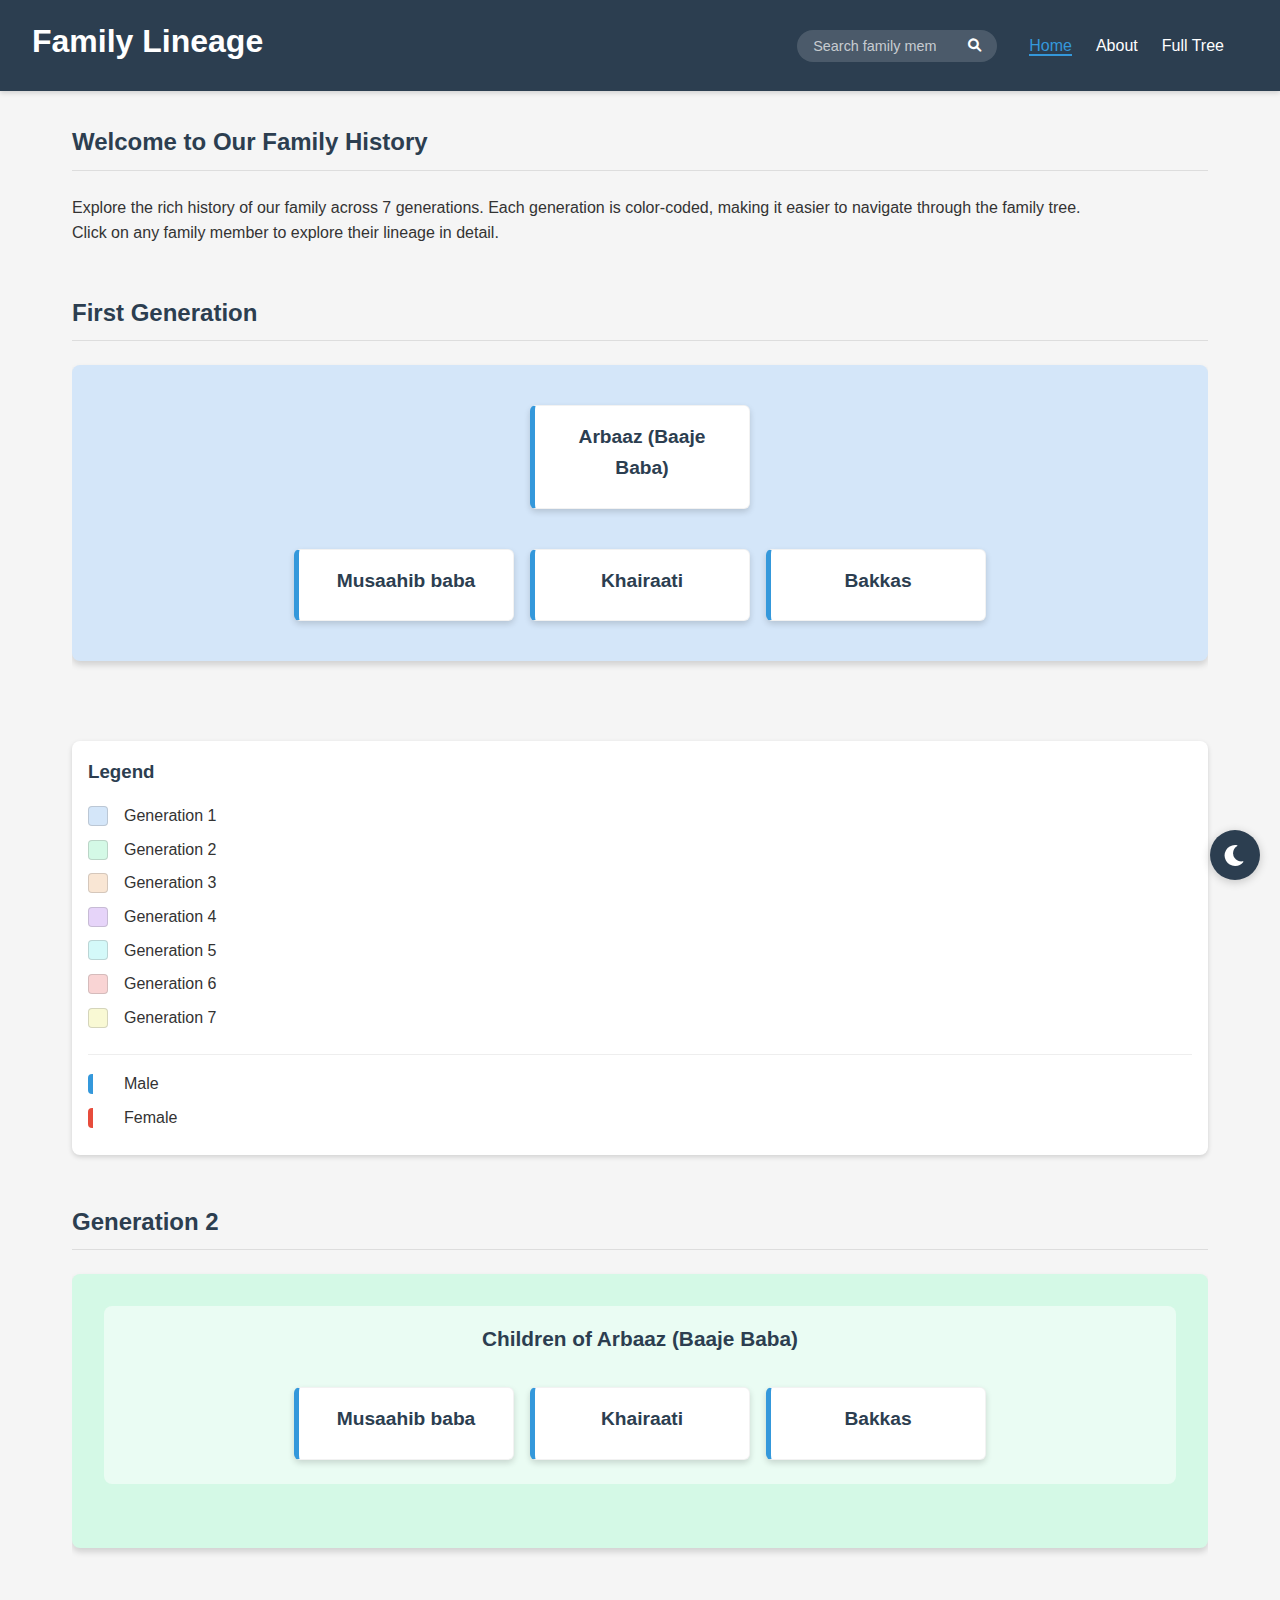
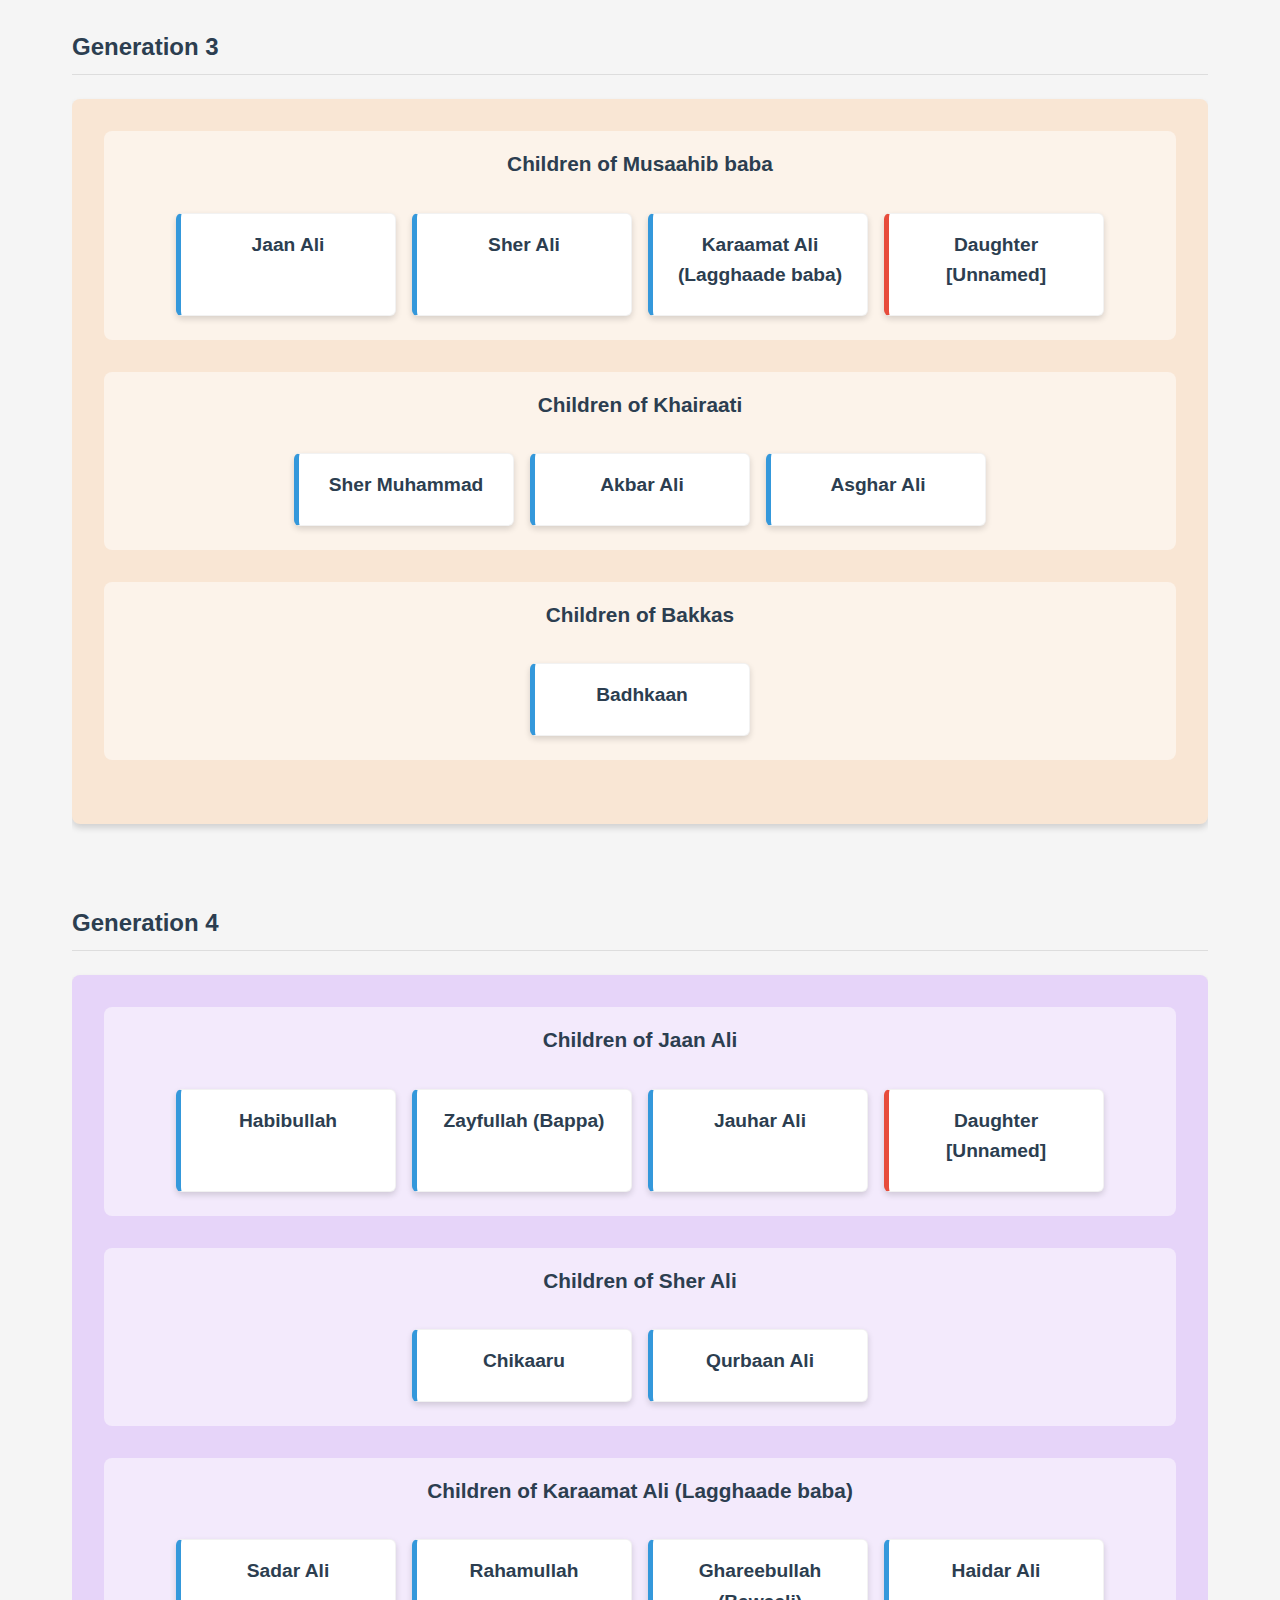
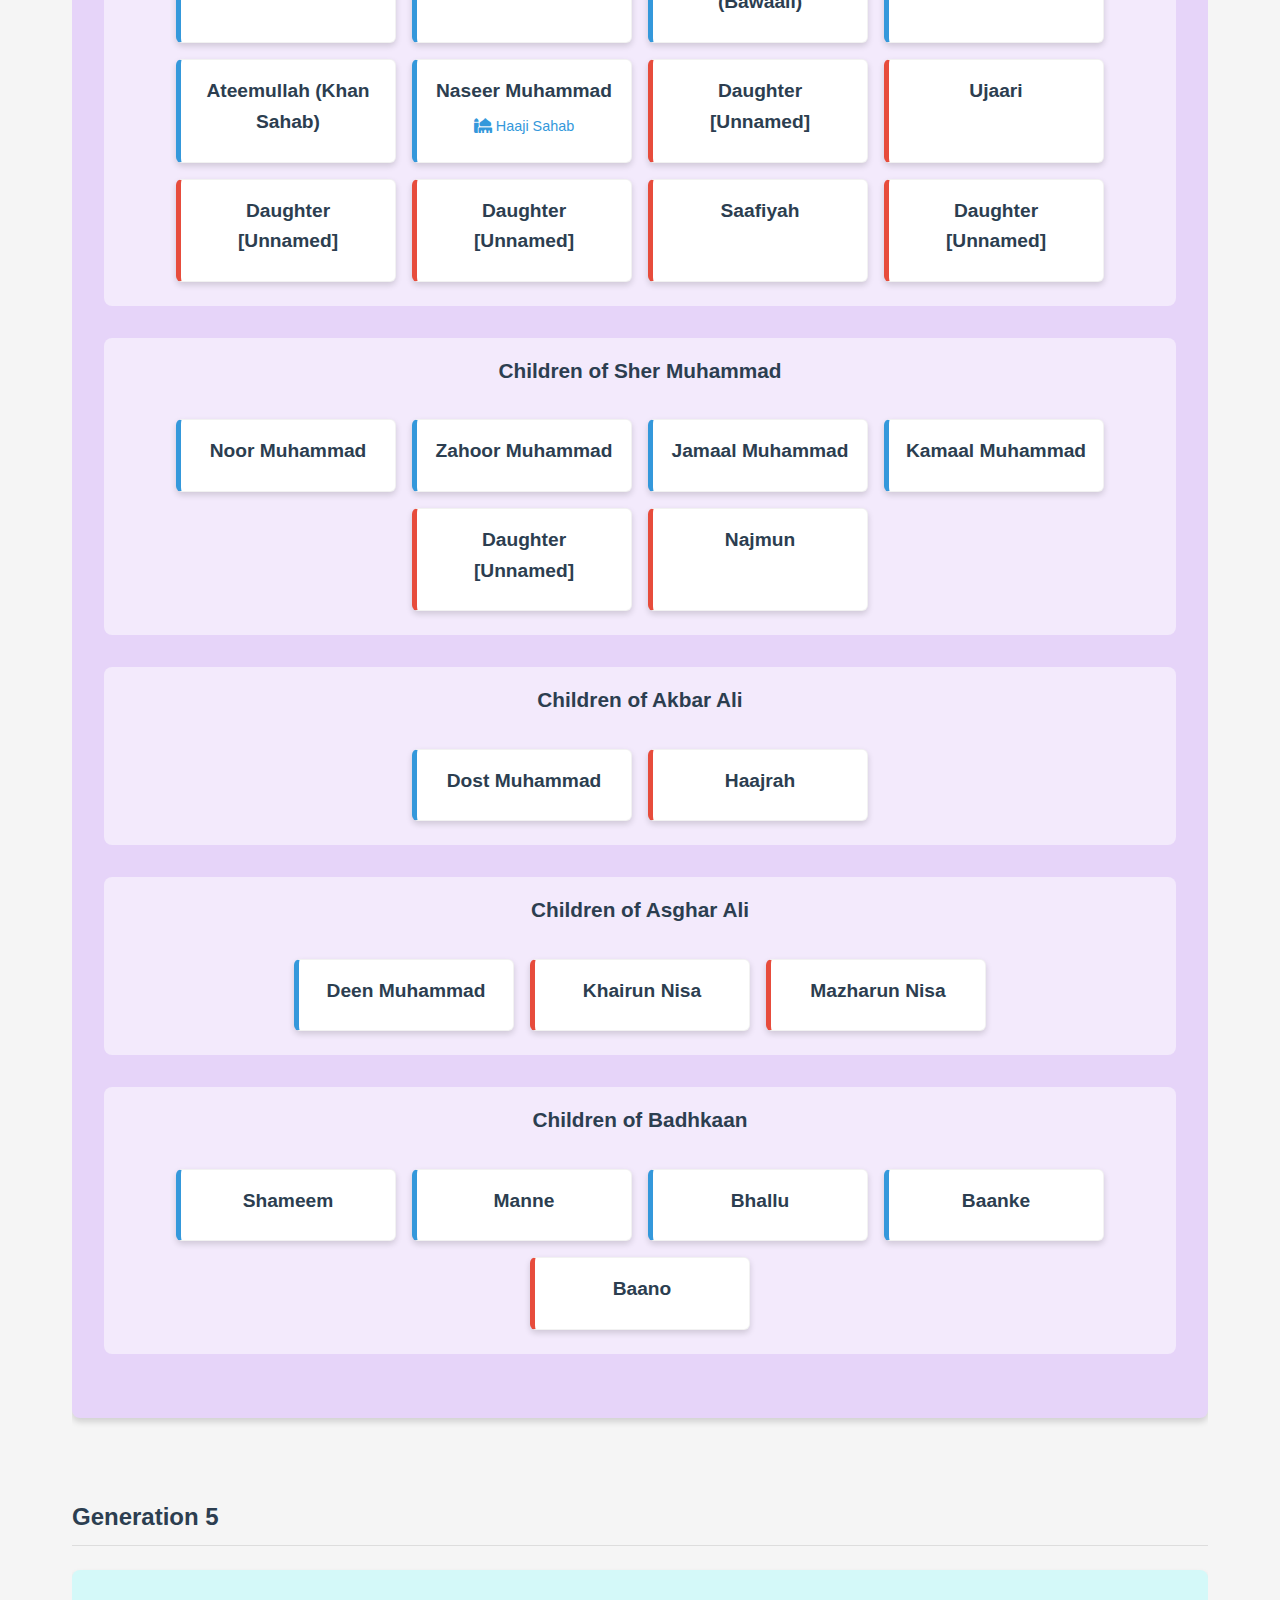
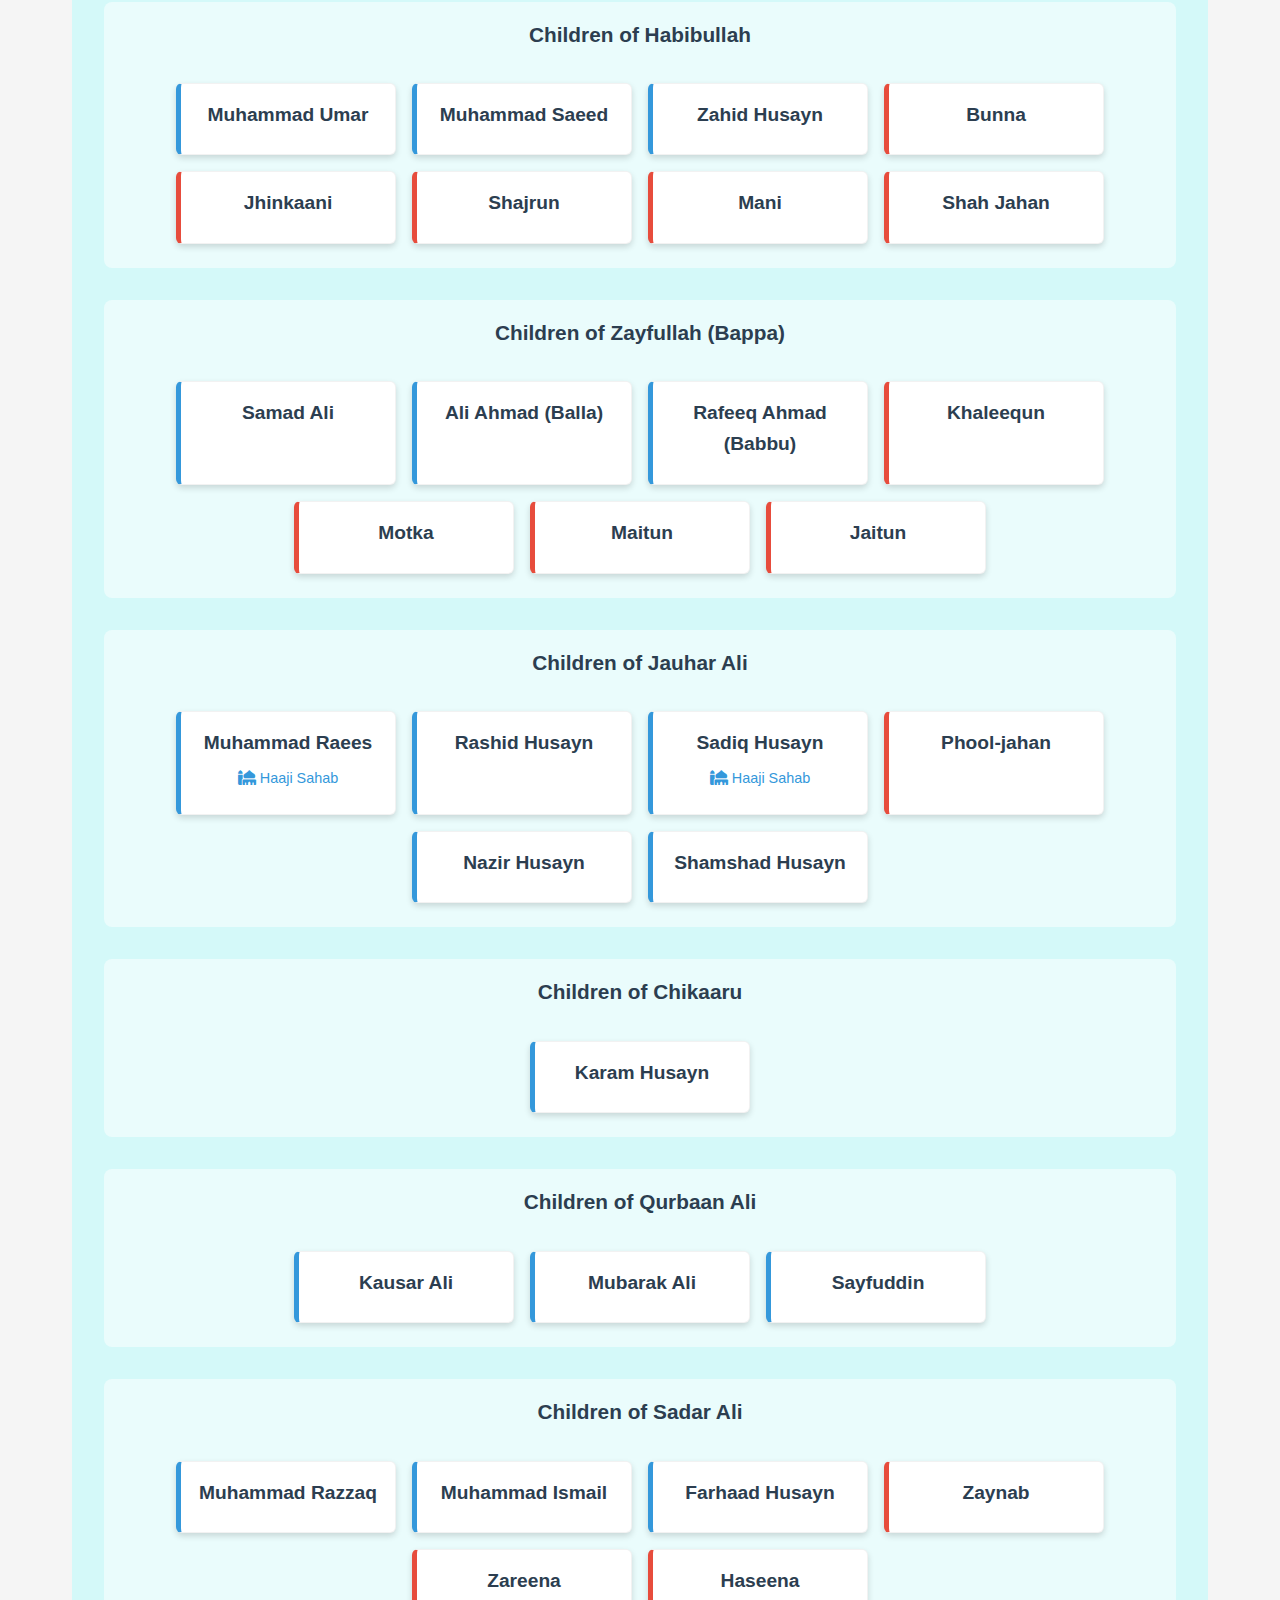
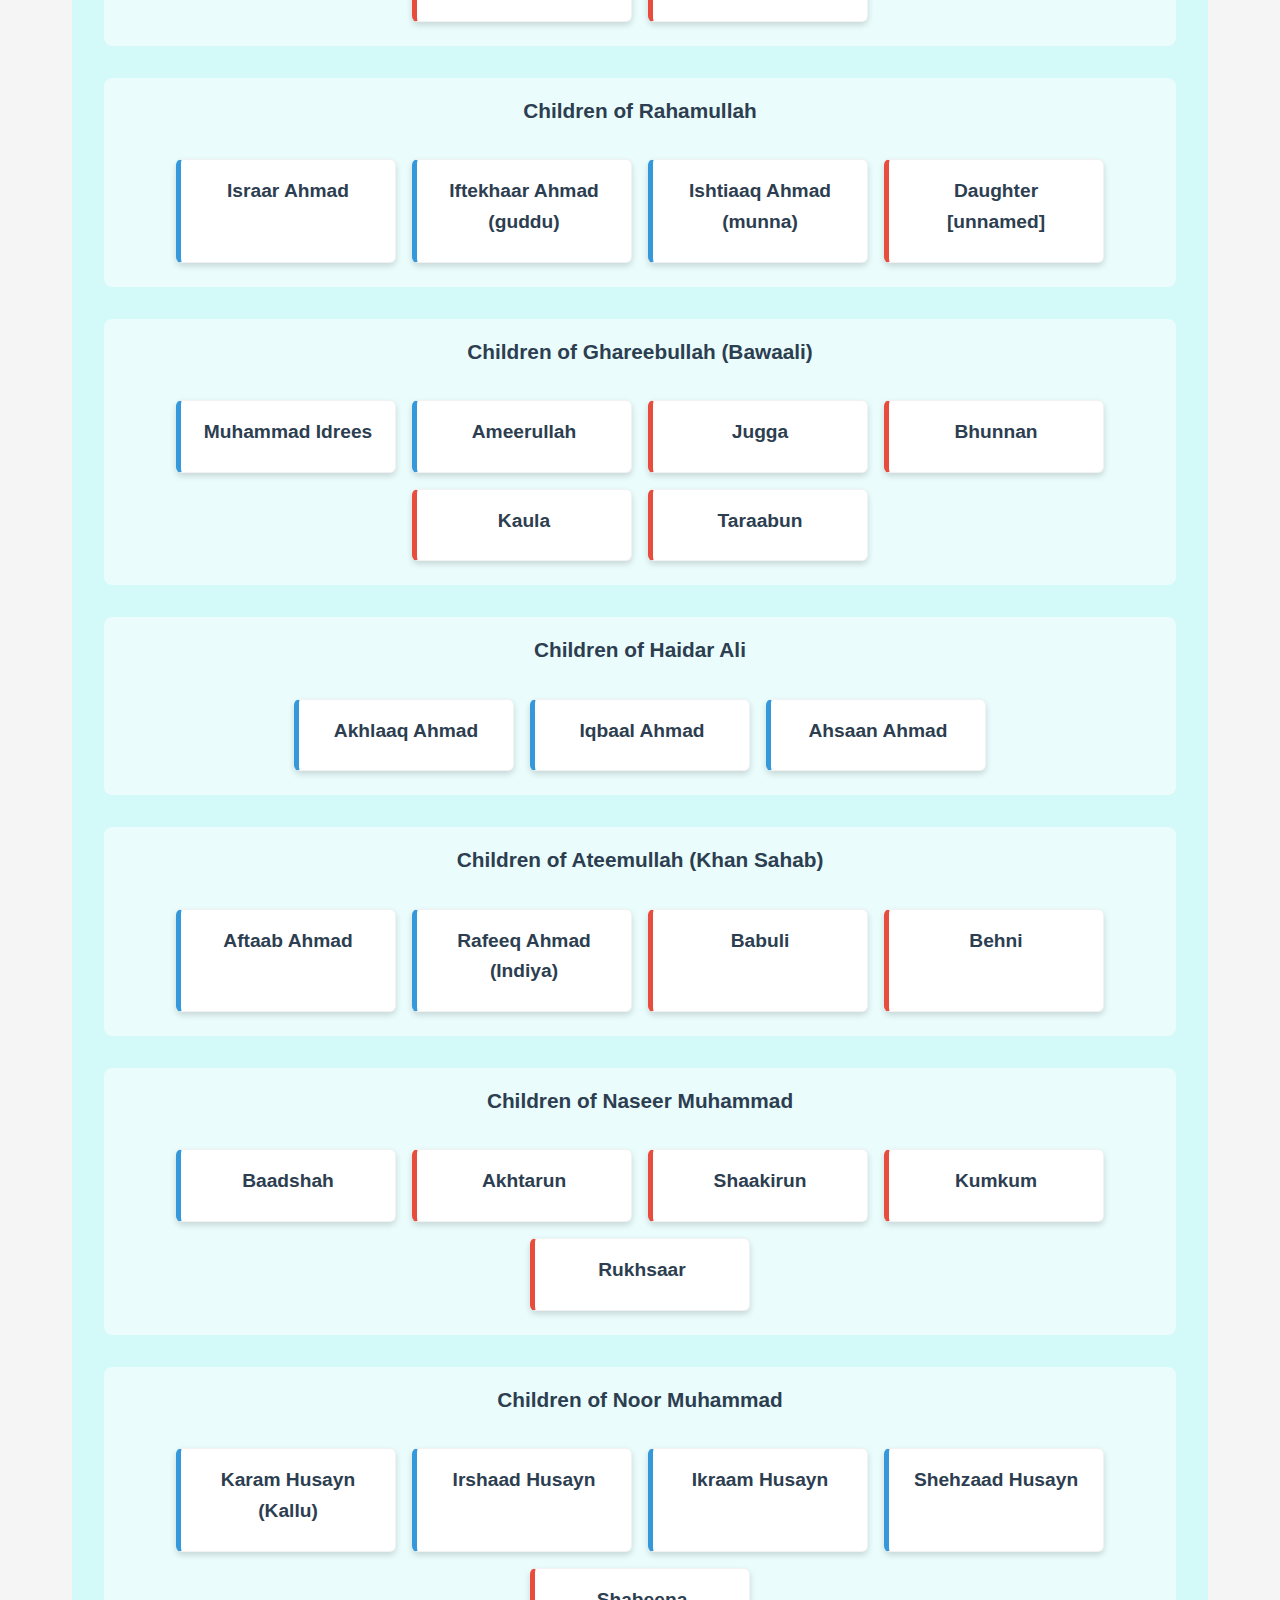
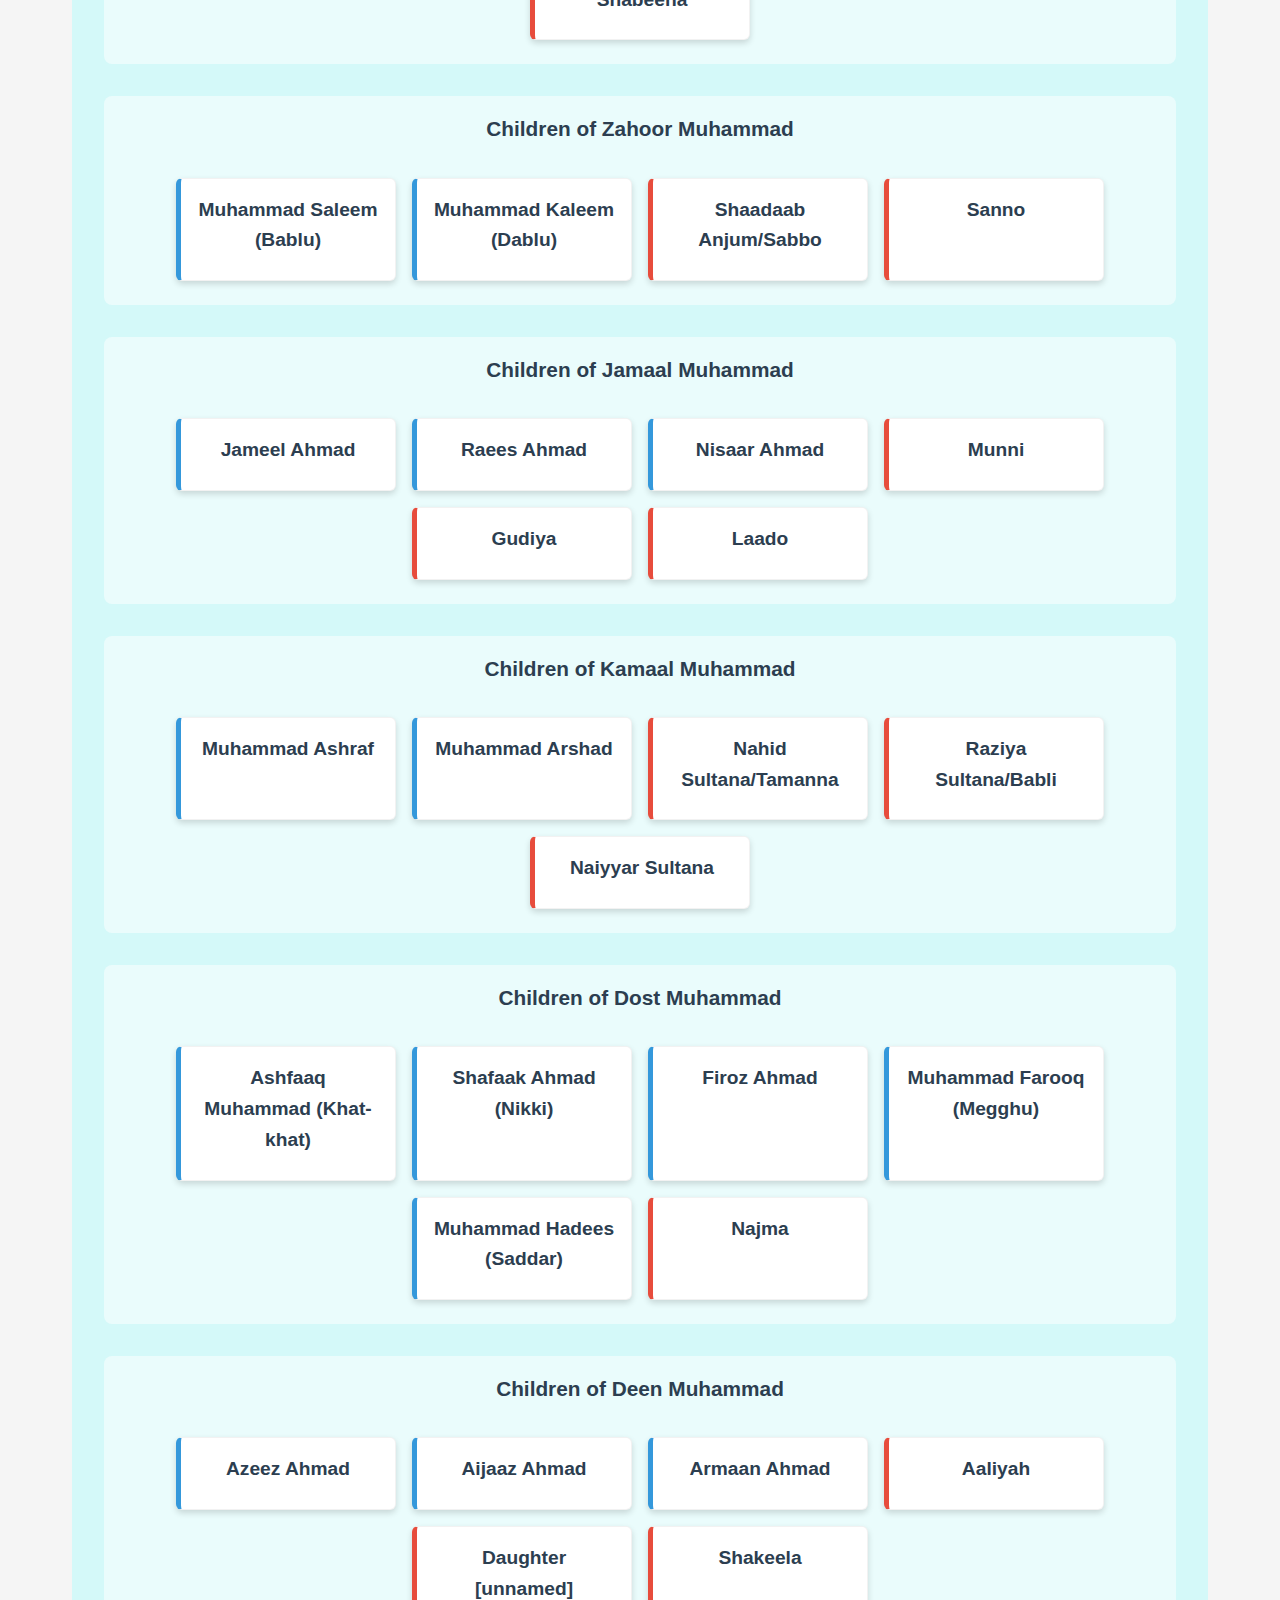
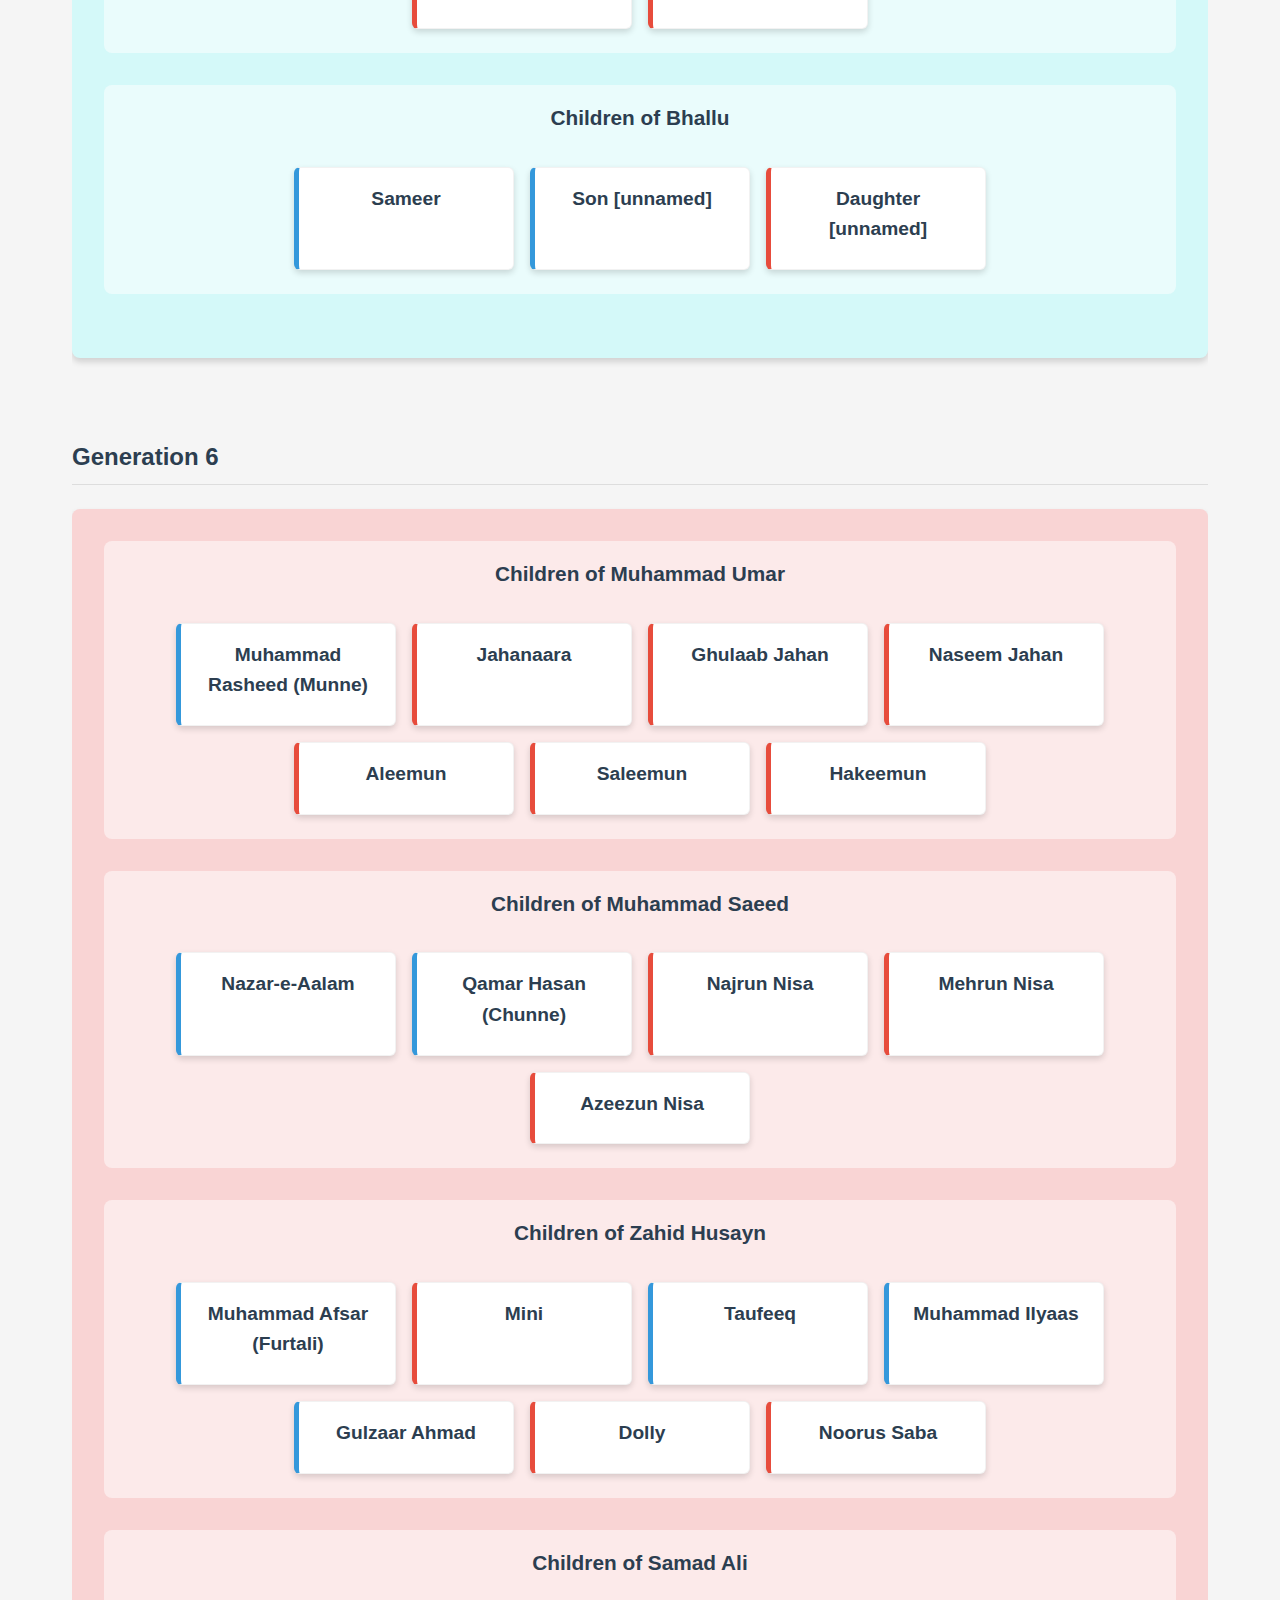
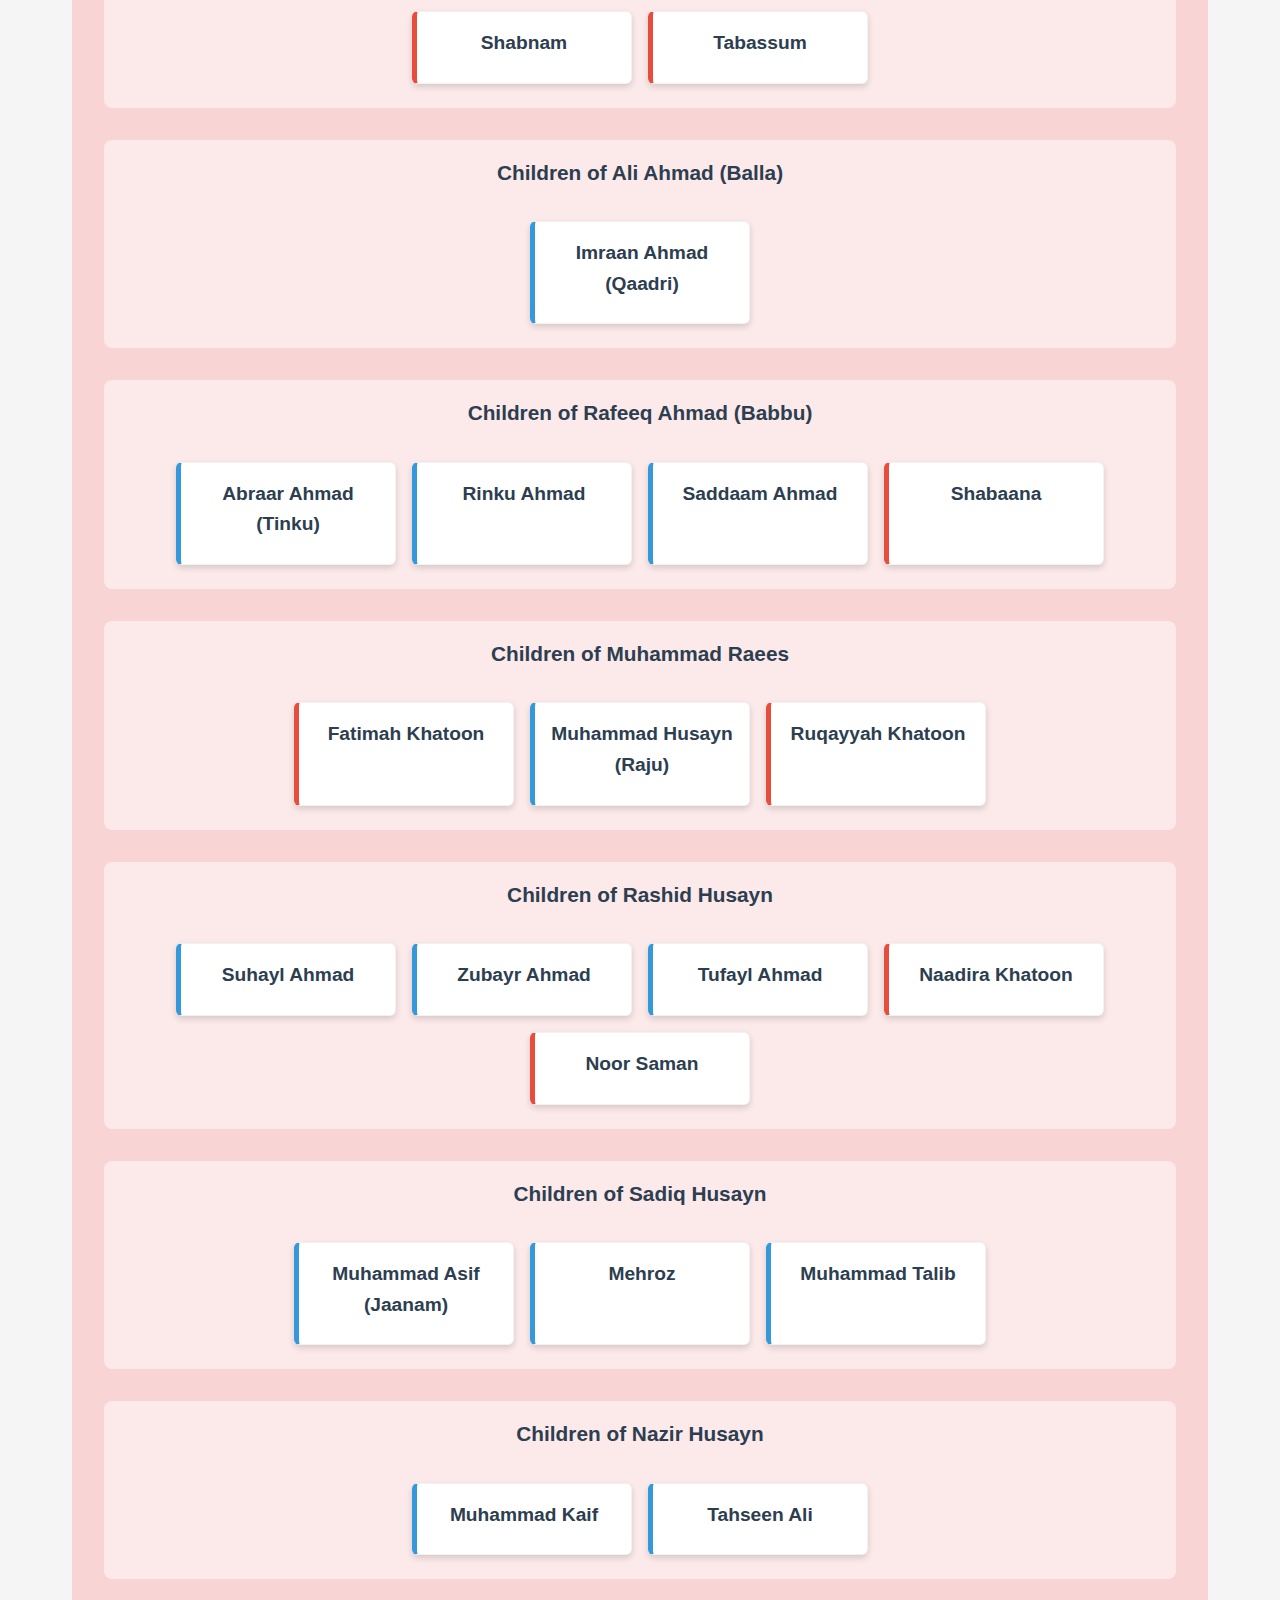
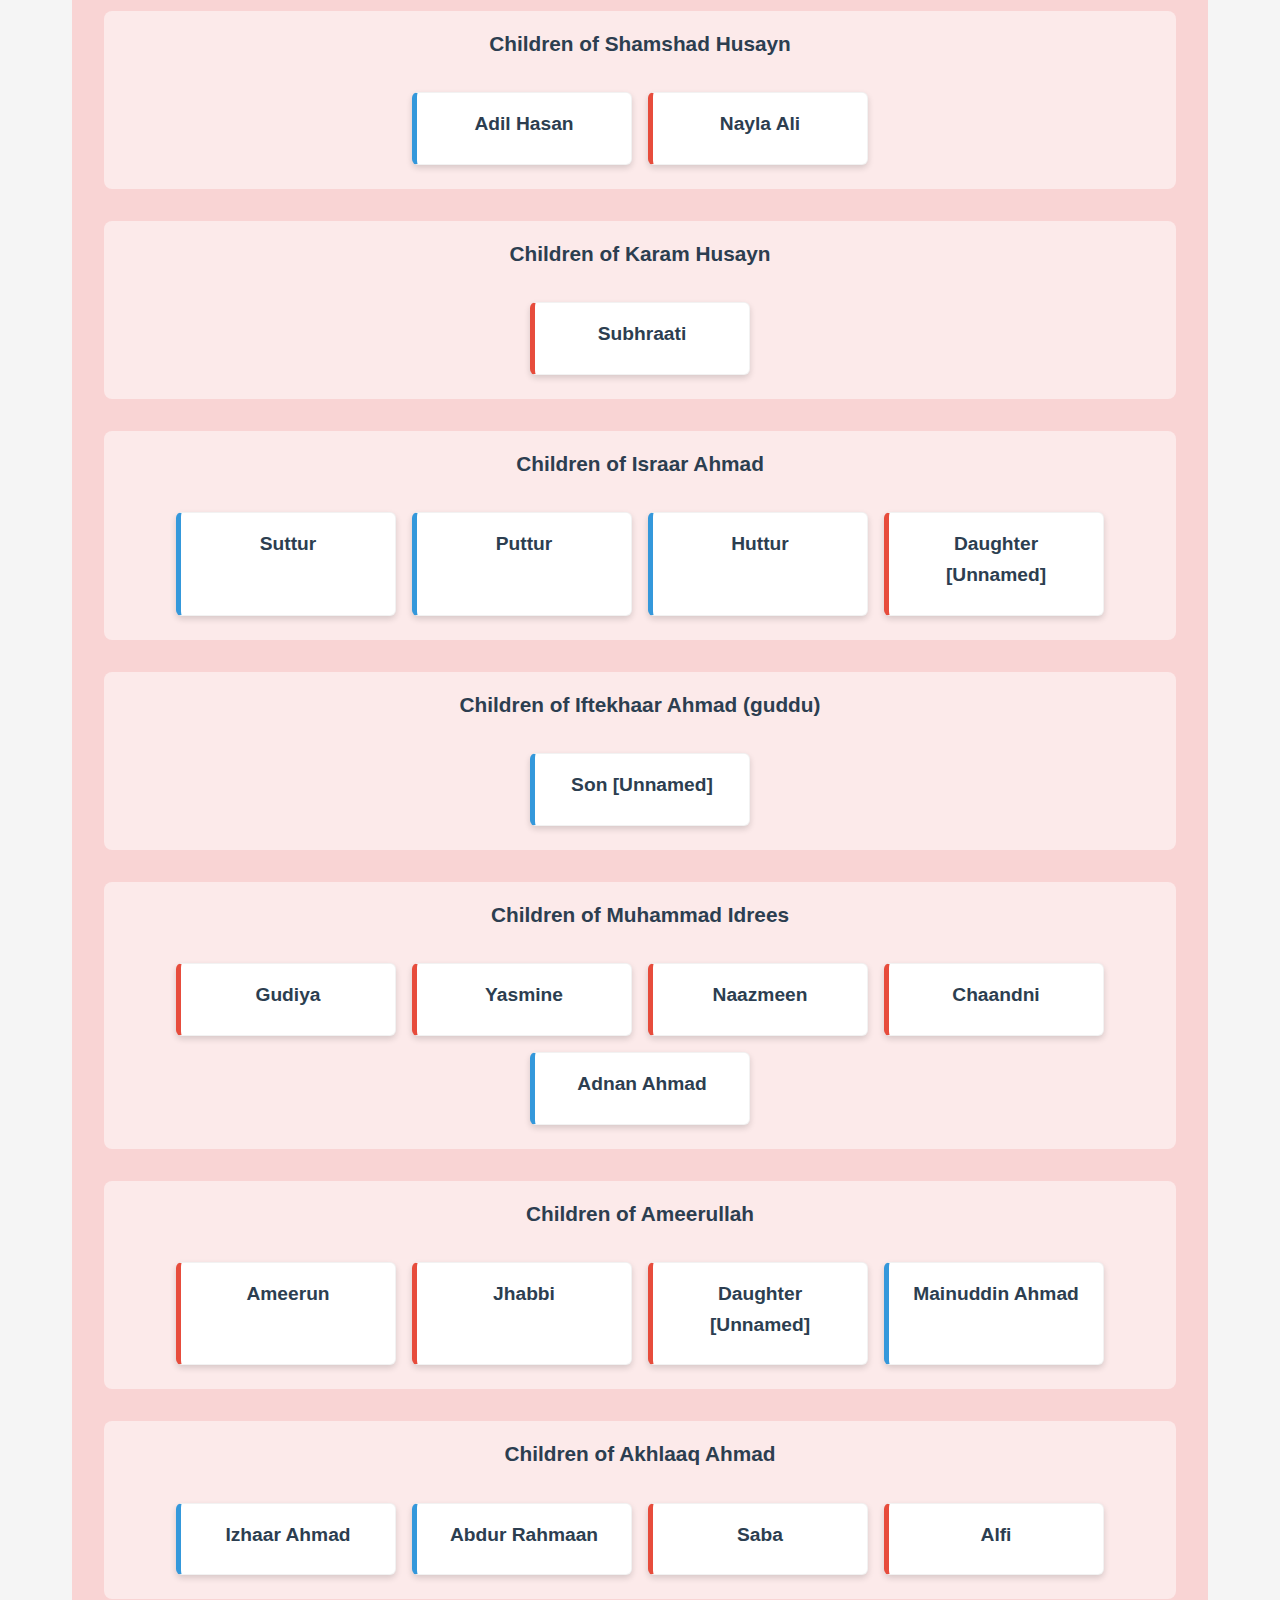
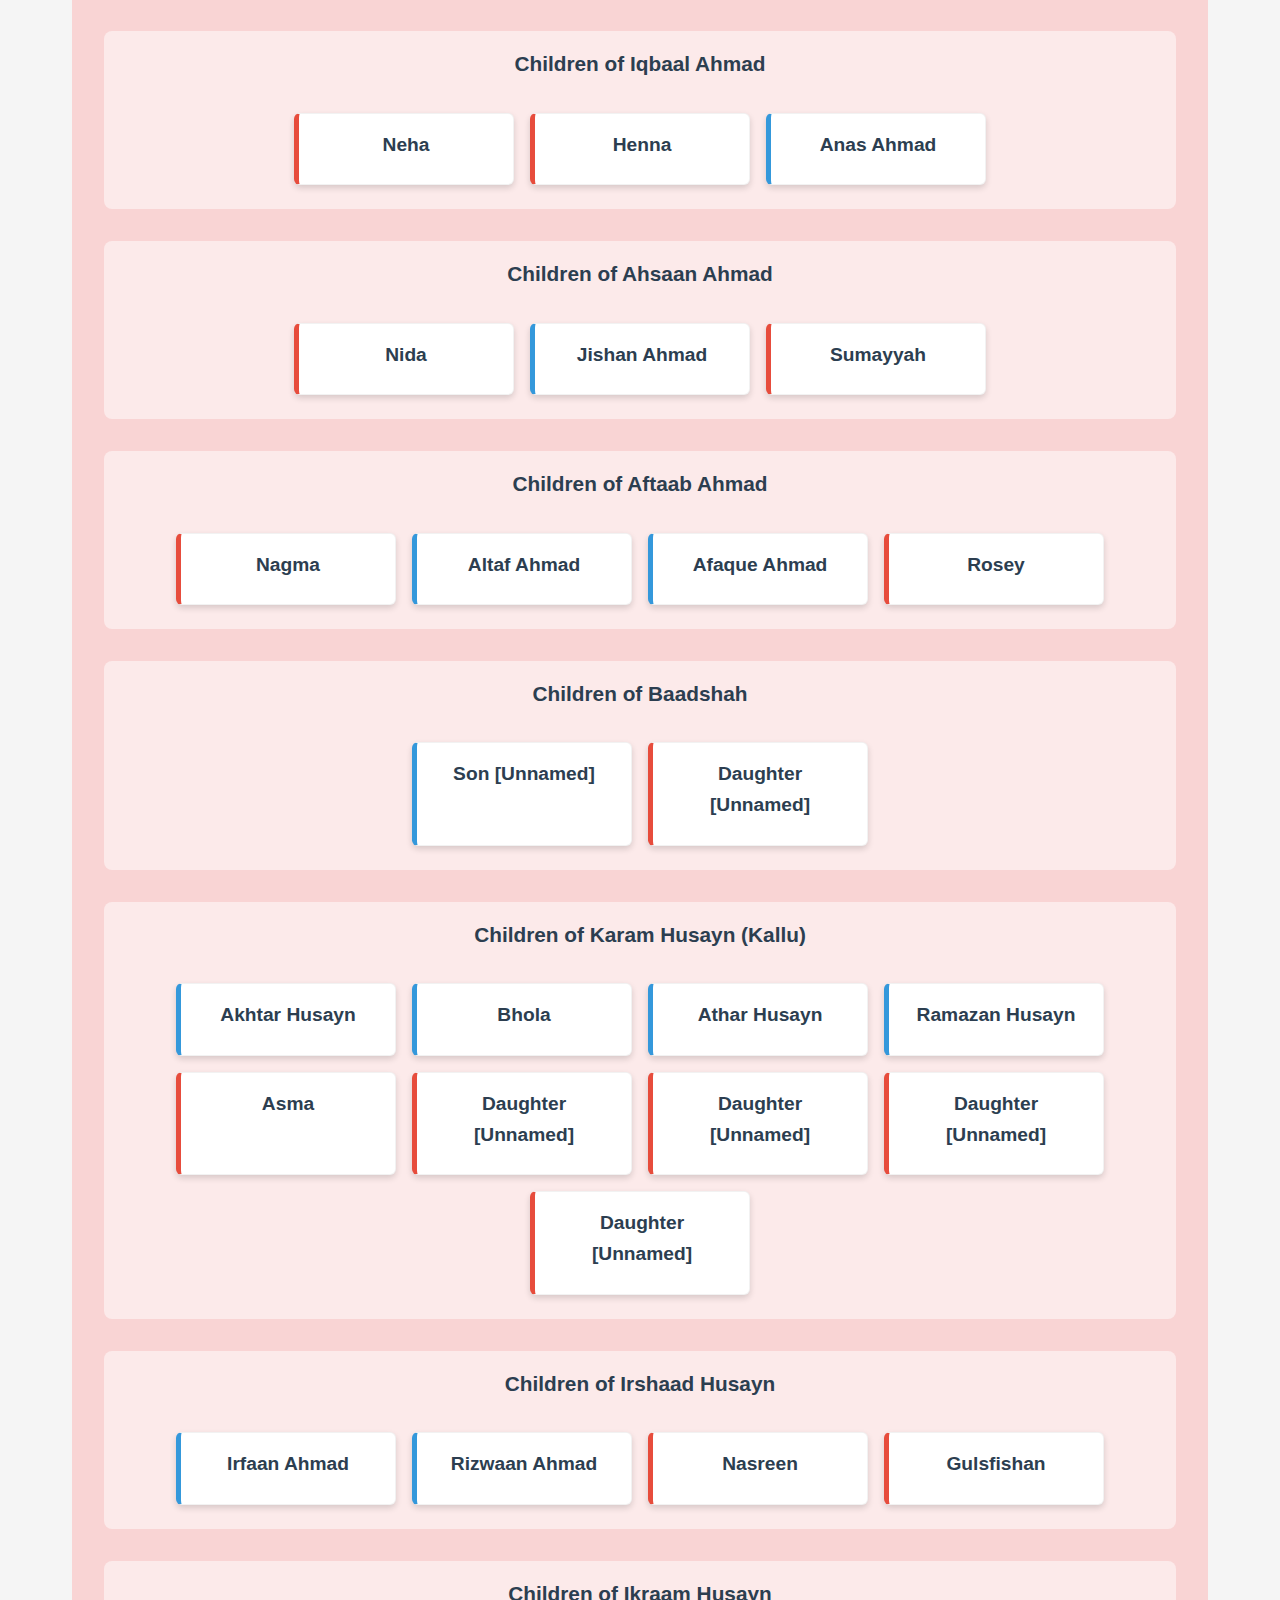
<file: index.html>
<!DOCTYPE html>
<html lang="en">
<head>
    <meta charset="UTF-8">
    <meta name="viewport" content="width=device-width, initial-scale=1.0">
    <title>Family Lineage</title>
    <link rel="stylesheet" href="css/styles.css">
    <link rel="stylesheet" href="css/dark-theme-enhancements.css">
    <link rel="stylesheet" href="https://cdnjs.cloudflare.com/ajax/libs/font-awesome/6.0.0-beta3/css/all.min.css">
</head>
<body>
    <header>
        <h1>Family Lineage</h1>
        <div class="header-right">
            <div class="search-container">
                <div class="search-box">
                    <input type="text" id="search-input" placeholder="Search family members..." aria-label="Search family members">
                    <button id="search-btn" aria-label="Search">
                        <i class="fas fa-search"></i>
                    </button>
                </div>
                <div id="search-suggestions" class="search-suggestions"></div>
            </div>
            <nav>
                <ul>
                    <li><a href="index.html" class="active">Home</a></li>
                    <li><a href="pages/about.html">About</a></li>
                    <li><a href="pages/full-tree.html">Full Tree</a></li>
                </ul>
            </nav>
        </div>
    </header>

    <button id="theme-toggle" class="theme-toggle" aria-label="Toggle dark mode">
        <i class="fas fa-moon"></i>
    </button>

    <main>
        <section class="intro">
            <h2>Welcome to Our Family History</h2>
            <p>Explore the rich history of our family across 7 generations. Each generation is color-coded, making it easier to navigate through the family tree.</p>
            <p>Click on any family member to explore their lineage in detail.</p>
        </section>

        <section class="tree-container">
            <h2>First Generation</h2>
            <div id="generation-1" class="generation gen-1">
                <!-- First generation content will be added here -->
                <div class="loading">Loading family data...</div>
            </div>
        </section>

        <section class="legend">
            <h3>Legend</h3>
            <div class="legend-item">
                <div class="legend-color gen-1-color"></div>
                <div class="legend-label">Generation 1</div>
            </div>
            <div class="legend-item">
                <div class="legend-color gen-2-color"></div>
                <div class="legend-label">Generation 2</div>
            </div>
            <div class="legend-item">
                <div class="legend-color gen-3-color"></div>
                <div class="legend-label">Generation 3</div>
            </div>
            <div class="legend-item">
                <div class="legend-color gen-4-color"></div>
                <div class="legend-label">Generation 4</div>
            </div>
            <div class="legend-item">
                <div class="legend-color gen-5-color"></div>
                <div class="legend-label">Generation 5</div>
            </div>
            <div class="legend-item">
                <div class="legend-color gen-6-color"></div>
                <div class="legend-label">Generation 6</div>
            </div>
            <div class="legend-item">
                <div class="legend-color gen-7-color"></div>
                <div class="legend-label">Generation 7</div>
            </div>
            <div class="gender-legend">
                <div class="legend-item">
                    <div class="legend-color male-color"></div>
                    <div class="legend-label">Male</div>
                </div>
                <div class="legend-item">
                    <div class="legend-color female-color"></div>
                    <div class="legend-label">Female</div>
                </div>
            </div>
        </section>
    </main>

    <footer>
        <p>&copy; <span id="current-year"></span> Family Lineage. All Rights Reserved.</p>
    </footer>

    <script src="js/data.js"></script>
    <script src="js/main.js"></script>
</body>
</html>
</file>
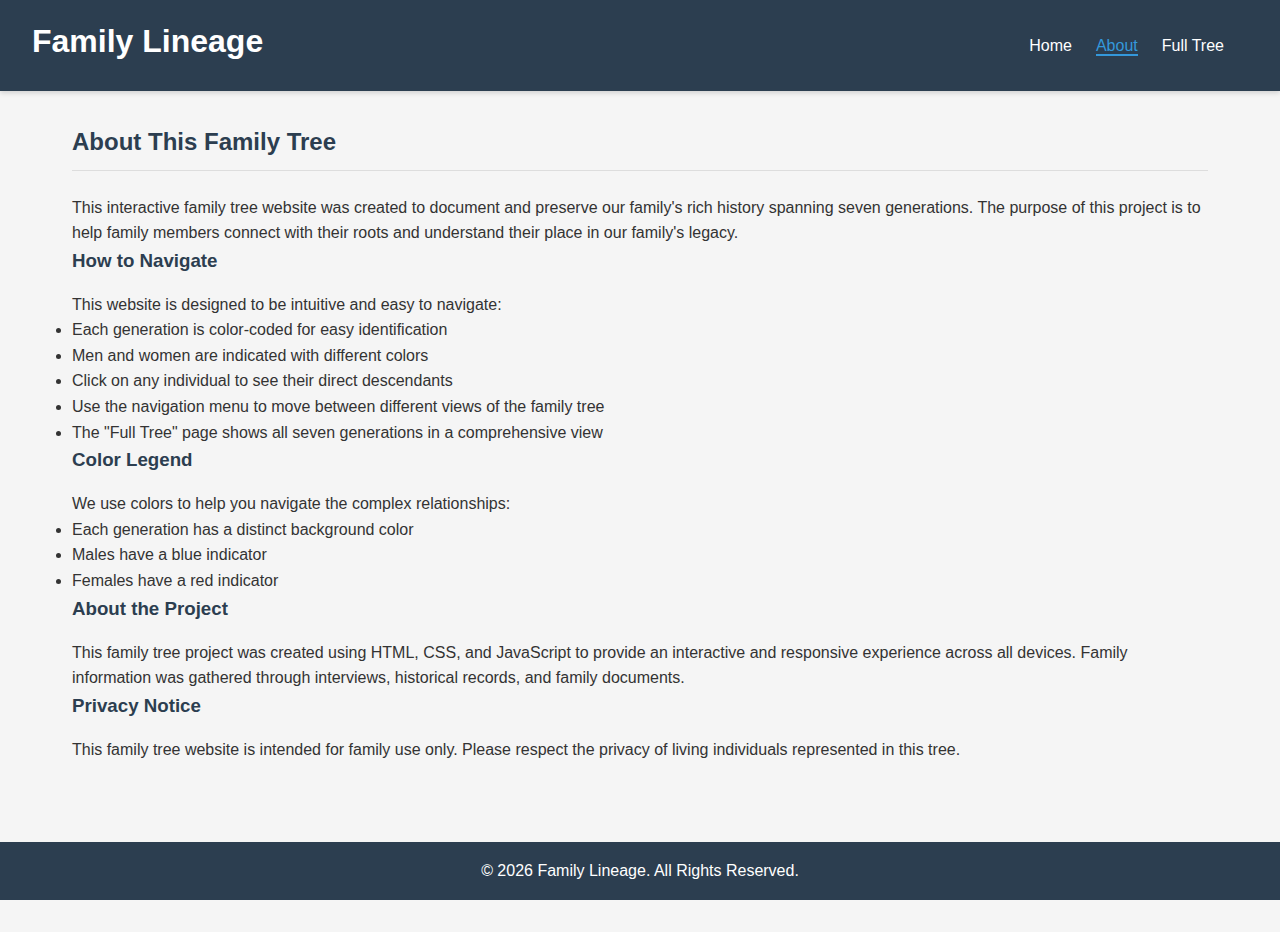
<file: pages/about.html>
<!DOCTYPE html>
<html lang="en">
<head>
    <meta charset="UTF-8">
    <meta name="viewport" content="width=device-width, initial-scale=1.0">
    <title>About - Family Lineage</title>
    <link rel="stylesheet" href="../css/styles.css">
</head>
<body>
    <header>
        <h1>Family Lineage</h1>
        <nav>
            <ul>
                <li><a href="../index.html">Home</a></li>
                <li><a href="about.html" class="active">About</a></li>
                <li><a href="full-tree.html">Full Tree</a></li>
            </ul>
        </nav>
    </header>

    <main>
        <section class="about">
            <h2>About This Family Tree</h2>
            <p>This interactive family tree website was created to document and preserve our family's rich history spanning seven generations. The purpose of this project is to help family members connect with their roots and understand their place in our family's legacy.</p>
            
            <h3>How to Navigate</h3>
            <p>This website is designed to be intuitive and easy to navigate:</p>
            <ul>
                <li>Each generation is color-coded for easy identification</li>
                <li>Men and women are indicated with different colors</li>
                <li>Click on any individual to see their direct descendants</li>
                <li>Use the navigation menu to move between different views of the family tree</li>
                <li>The "Full Tree" page shows all seven generations in a comprehensive view</li>
            </ul>

            <h3>Color Legend</h3>
            <p>We use colors to help you navigate the complex relationships:</p>
            <ul>
                <li>Each generation has a distinct background color</li>
                <li>Males have a blue indicator</li>
                <li>Females have a red indicator</li>
            </ul>

            <h3>About the Project</h3>
            <p>This family tree project was created using HTML, CSS, and JavaScript to provide an interactive and responsive experience across all devices. Family information was gathered through interviews, historical records, and family documents.</p>

            <h3>Privacy Notice</h3>
            <p>This family tree website is intended for family use only. Please respect the privacy of living individuals represented in this tree.</p>
        </section>
    </main>

    <footer>
        <p>&copy; <span id="current-year"></span> Family Lineage. All Rights Reserved.</p>
    </footer>

    <script>
        // Set current year in footer
        document.getElementById('current-year').textContent = new Date().getFullYear();
    </script>
</body>
</html>
</file>
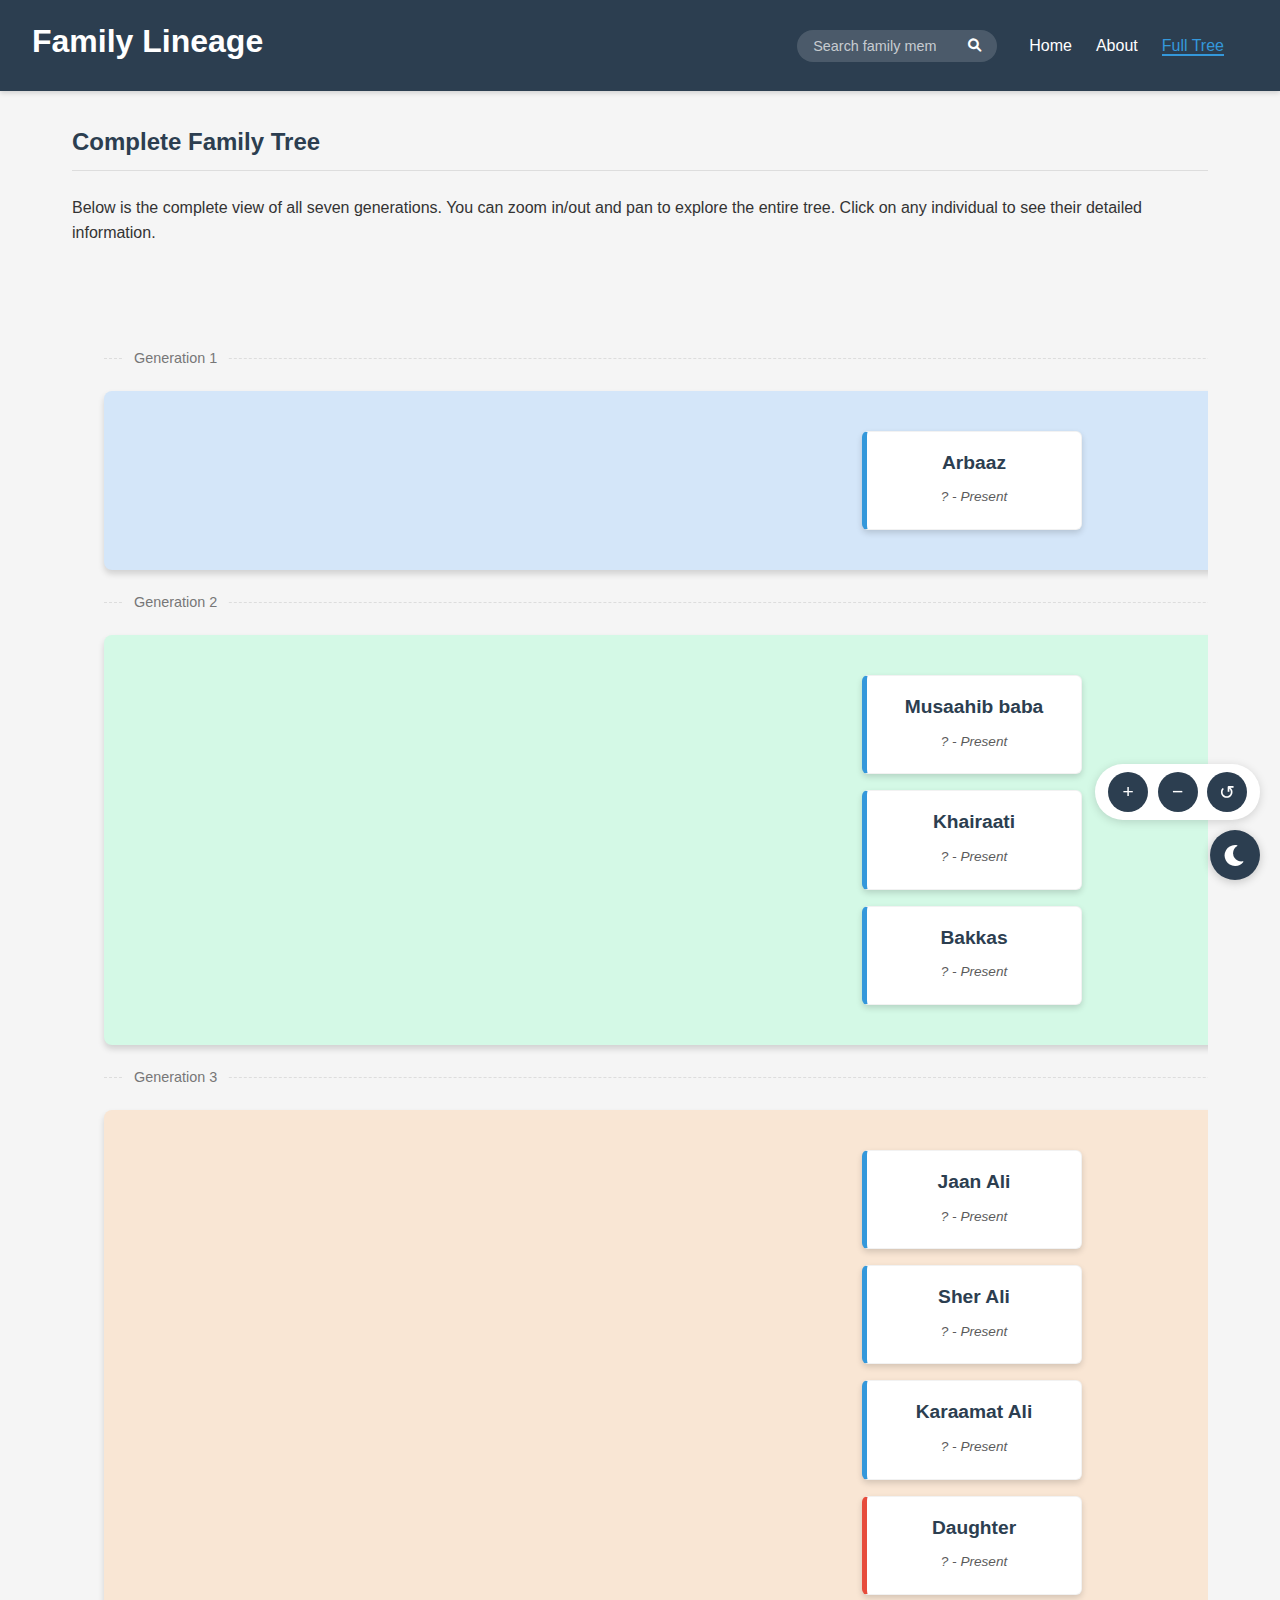
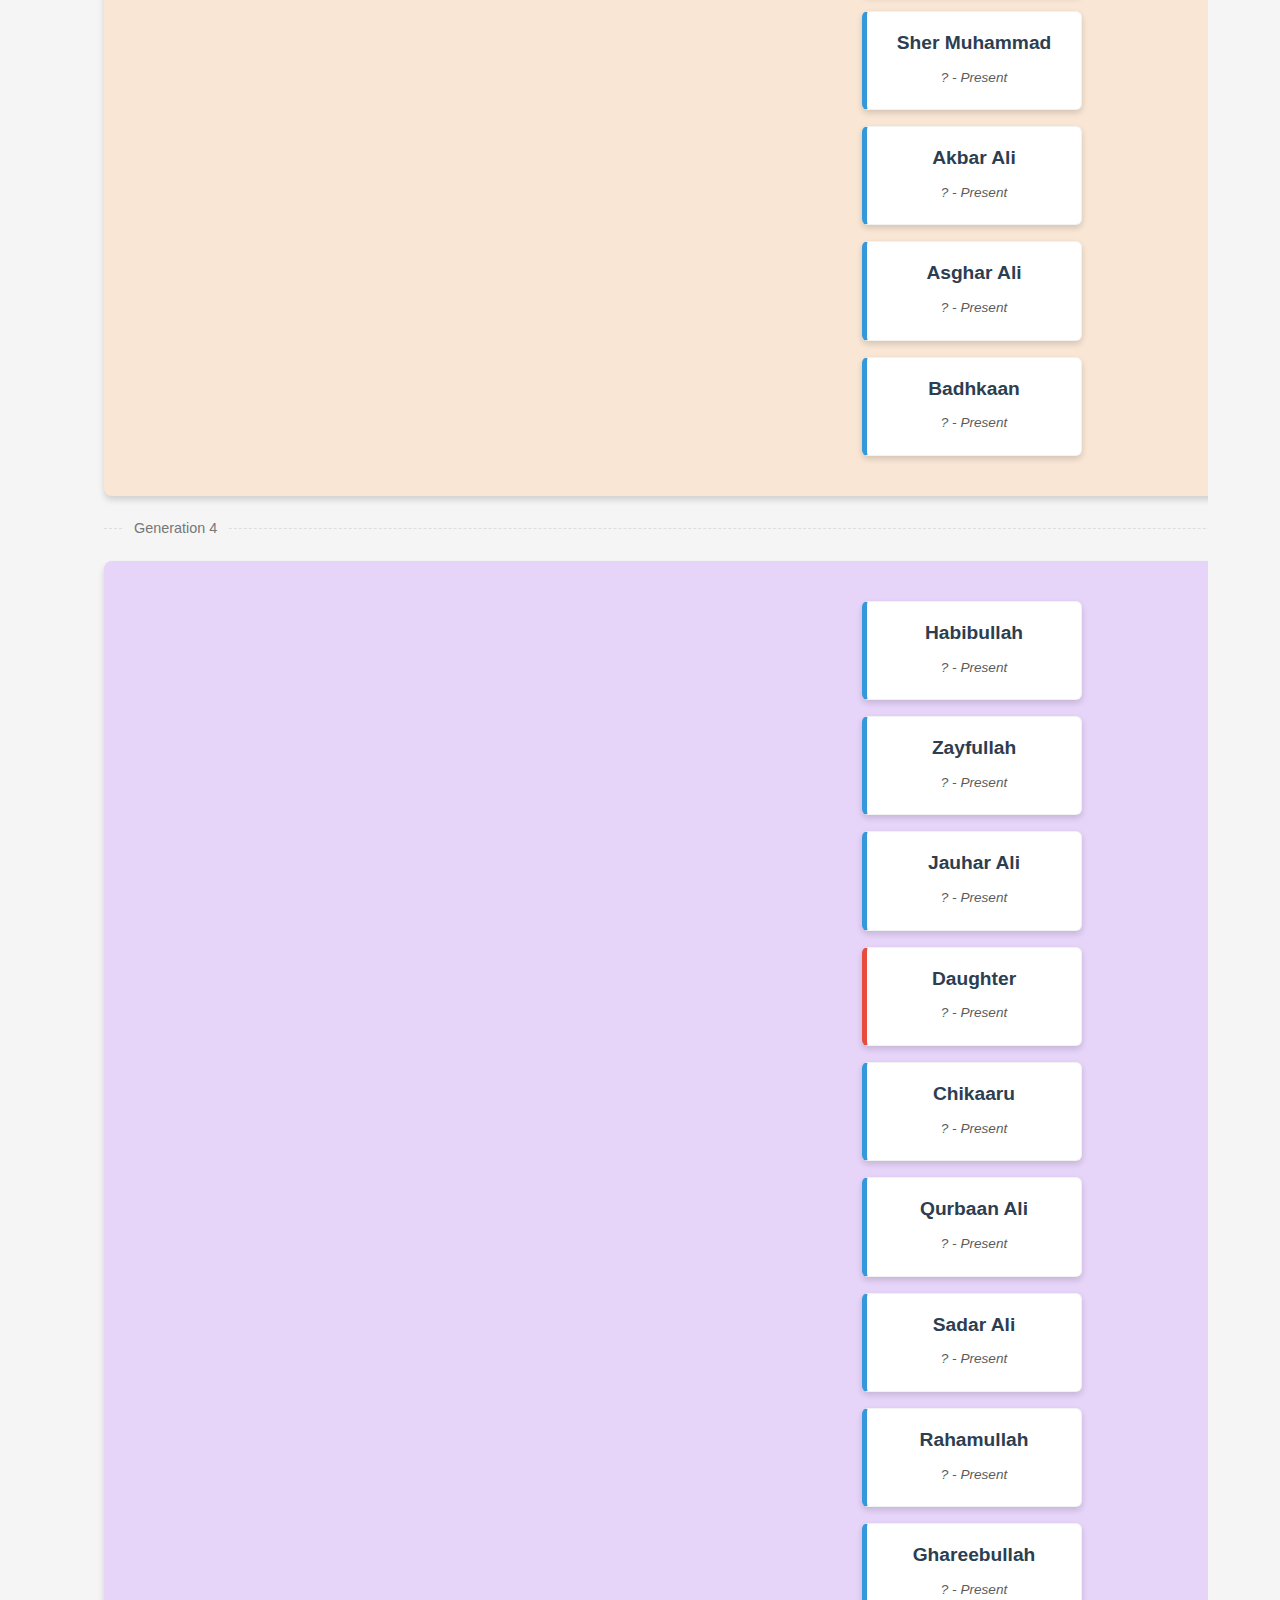
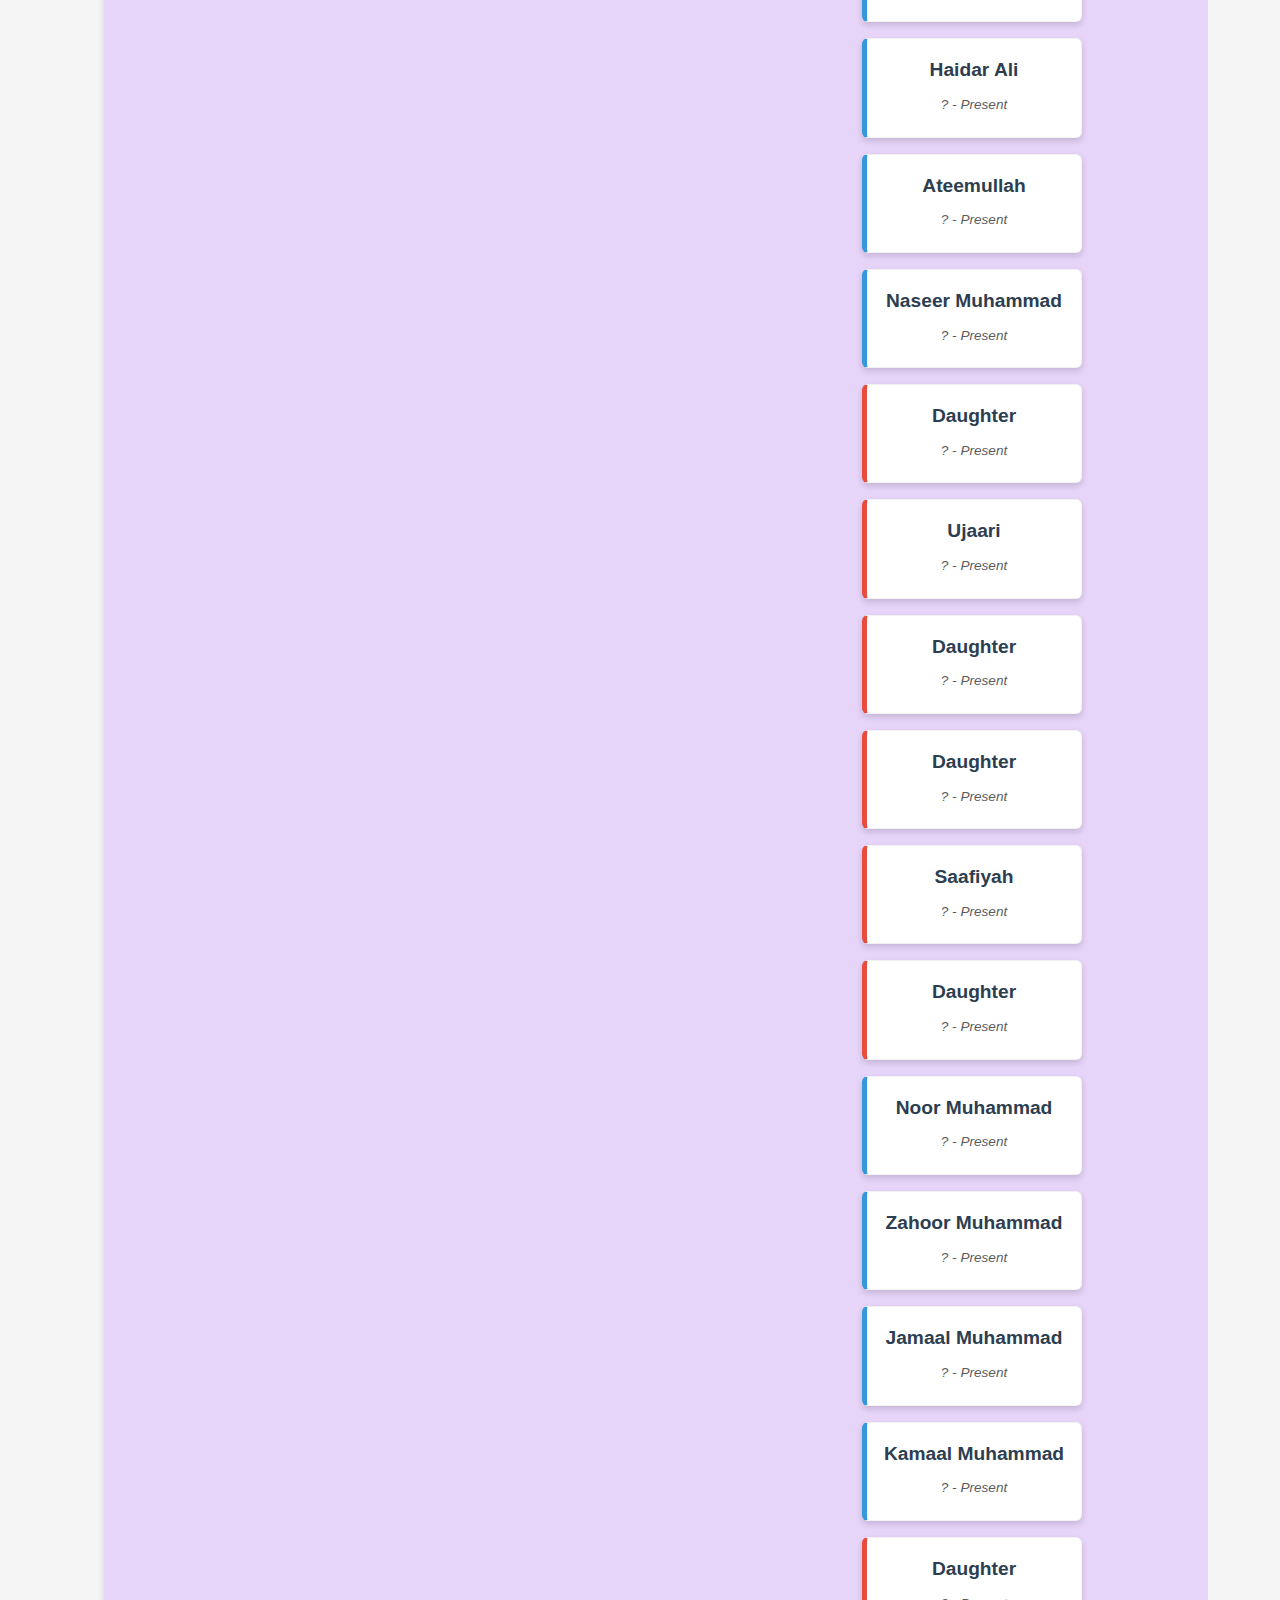
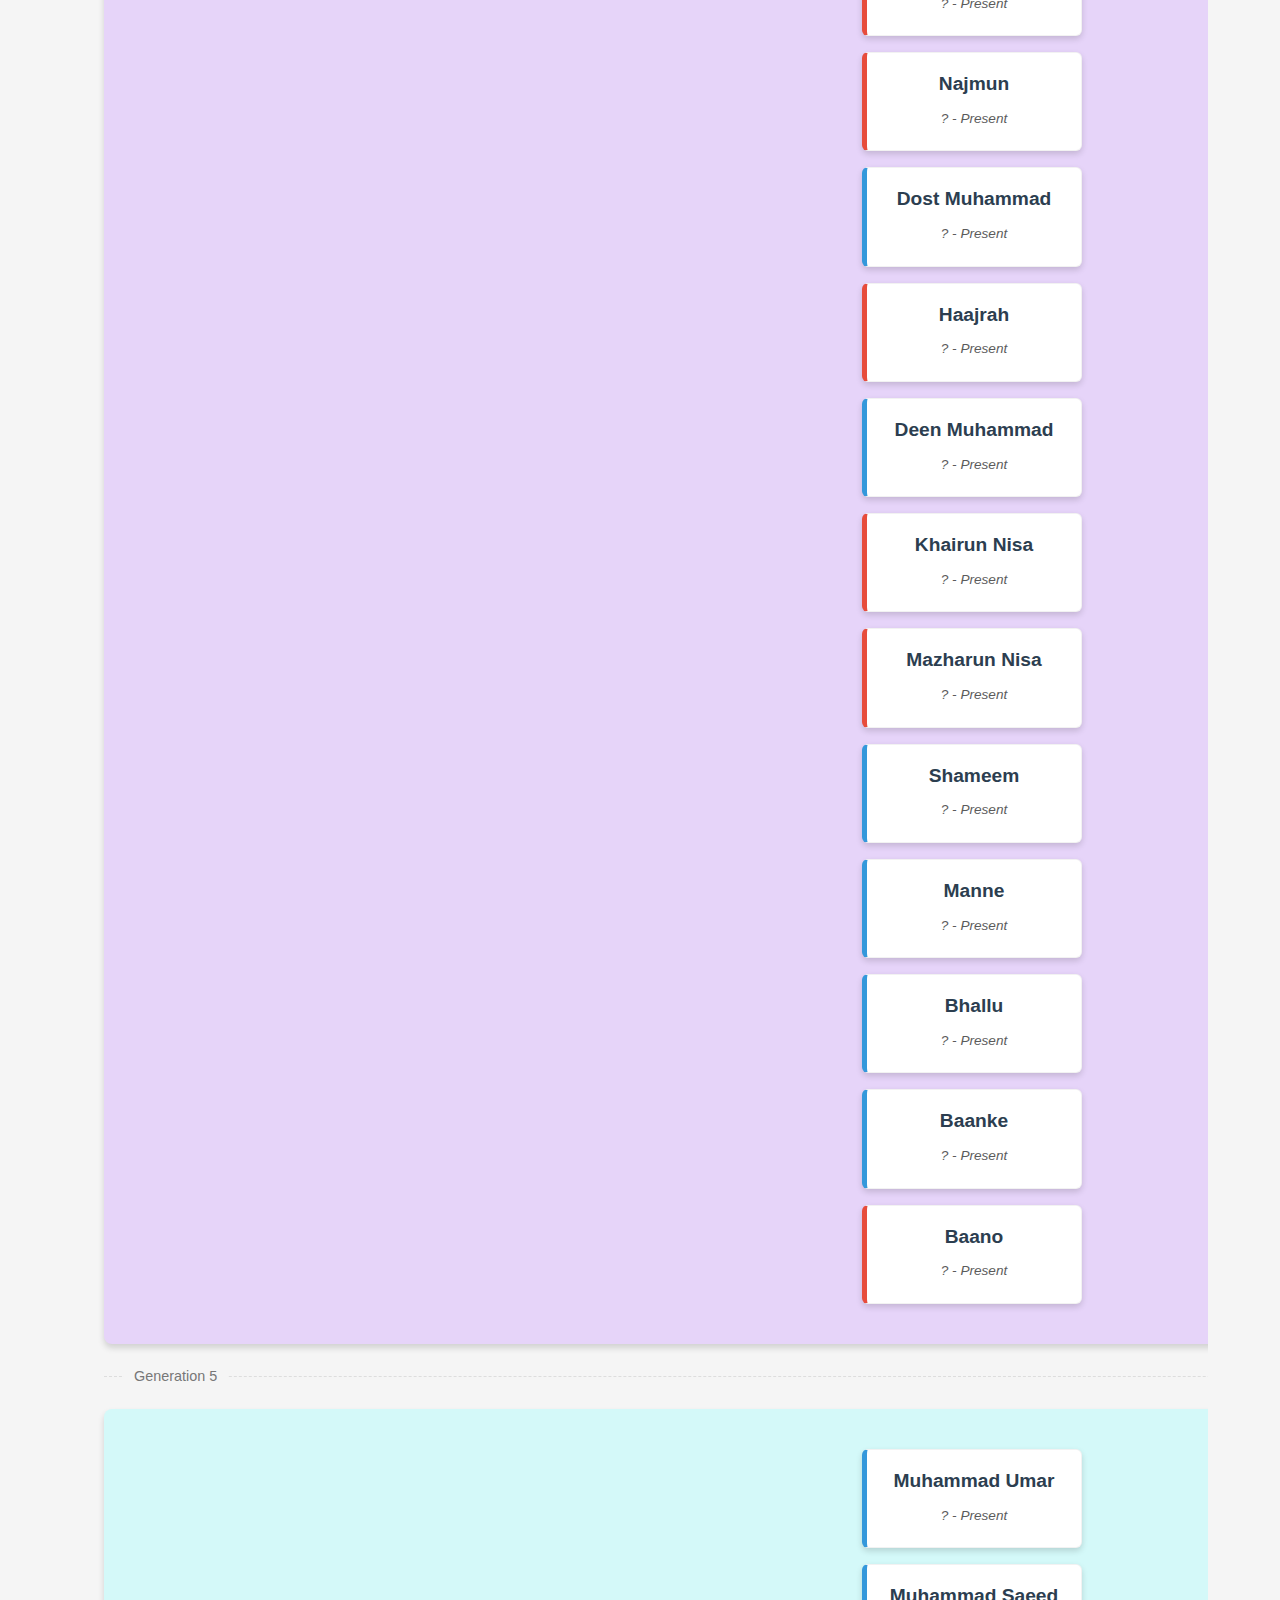
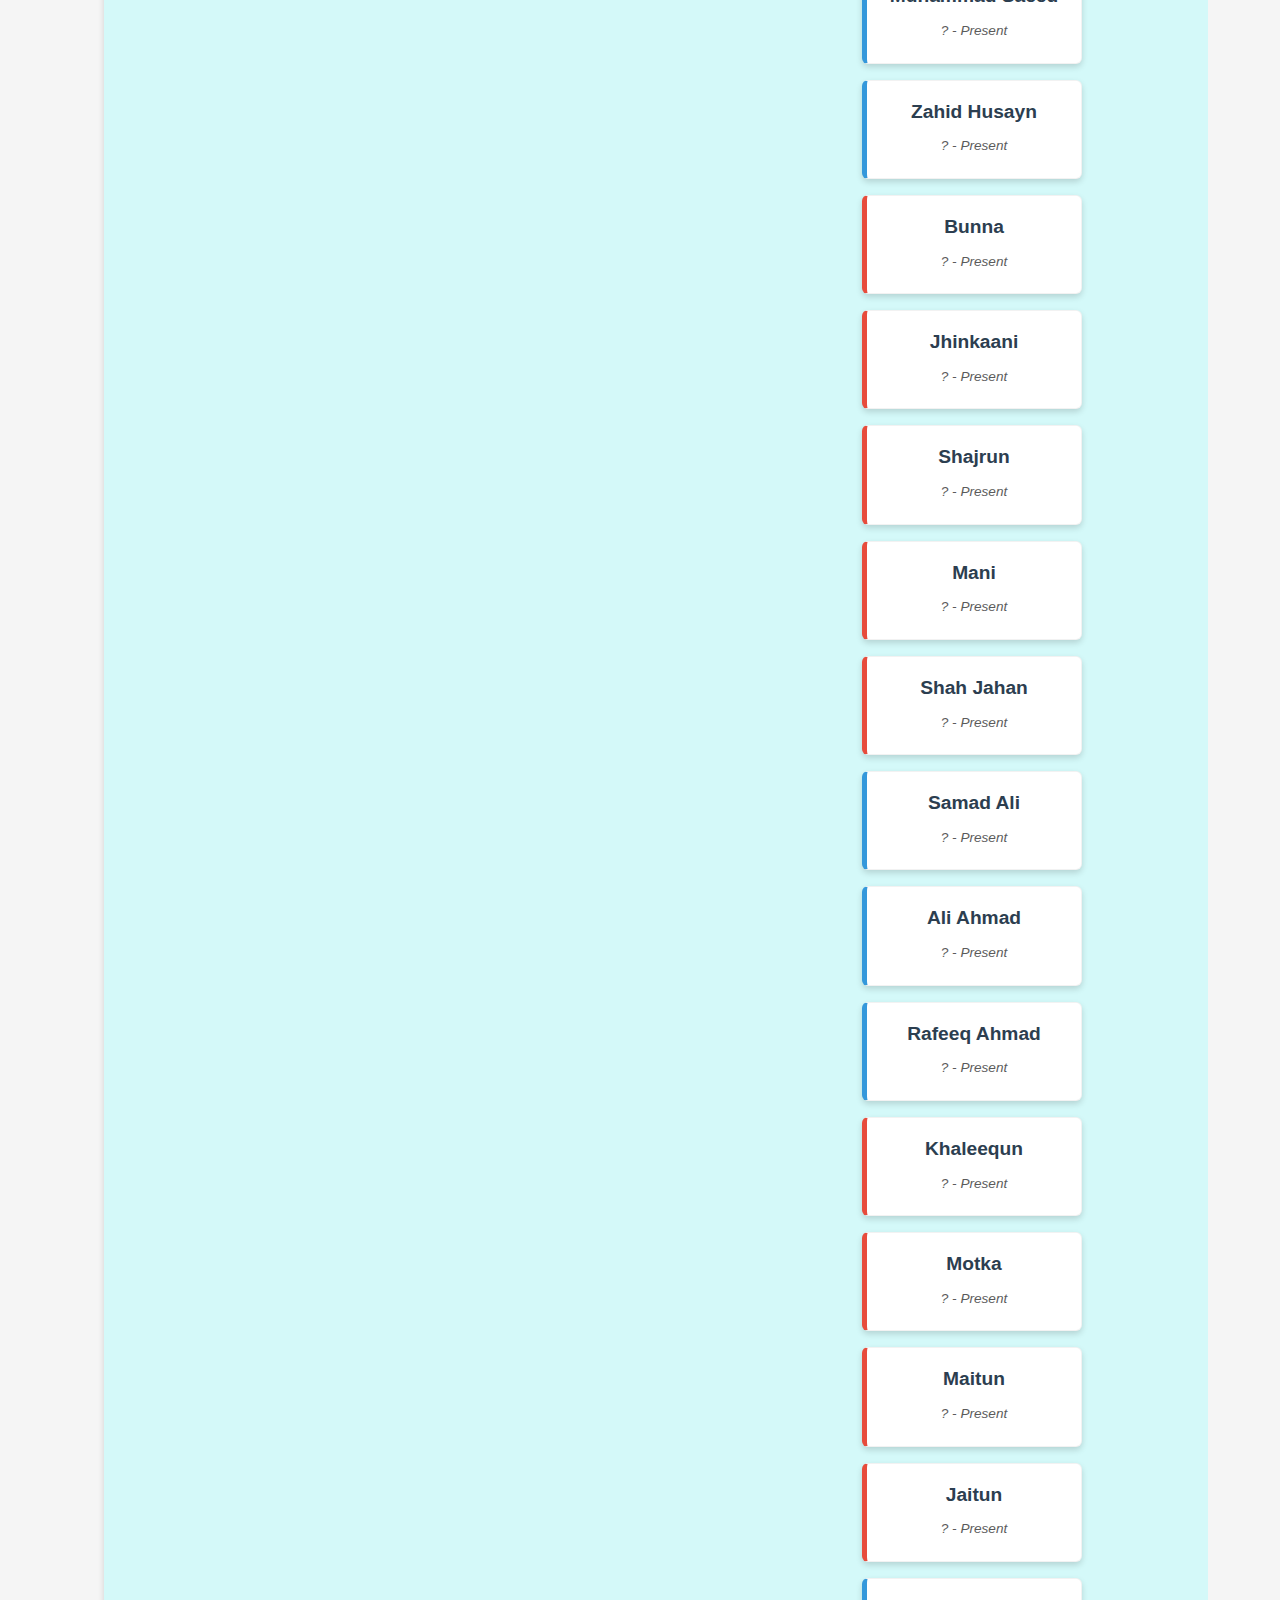
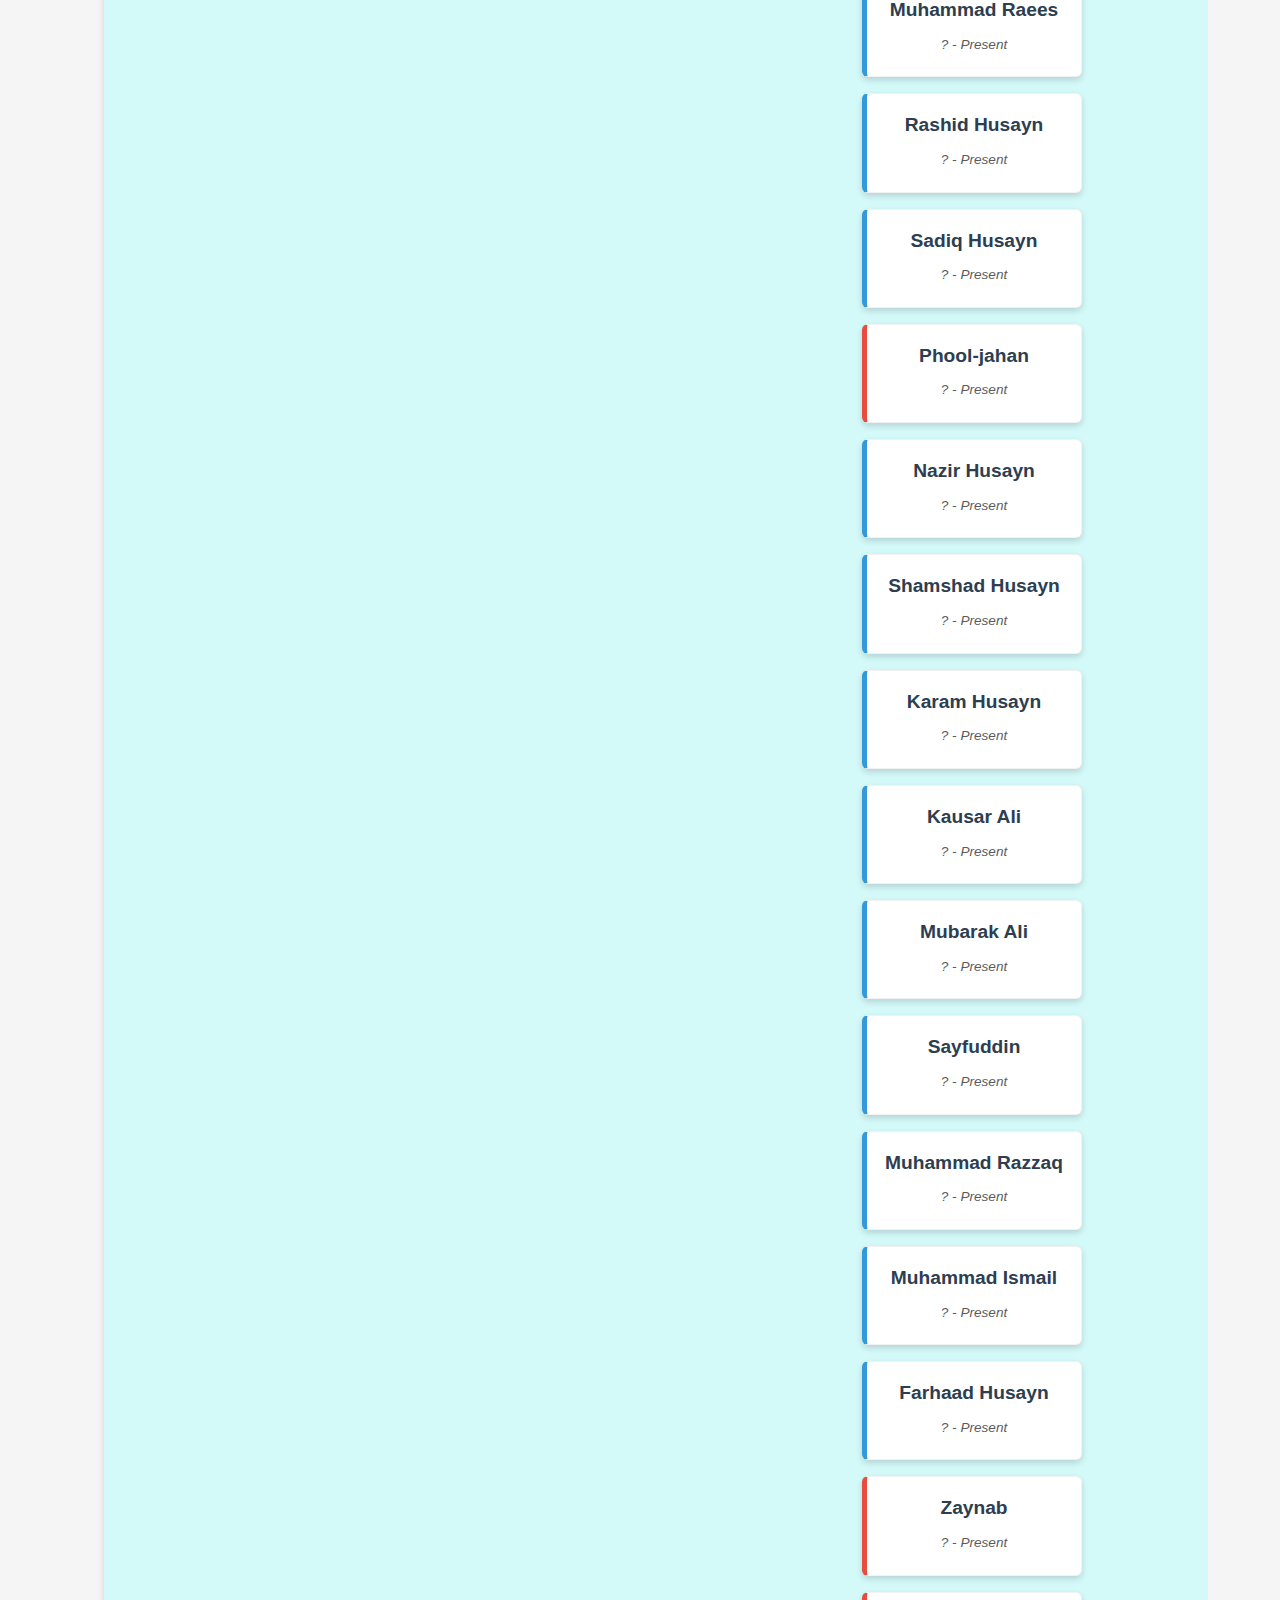
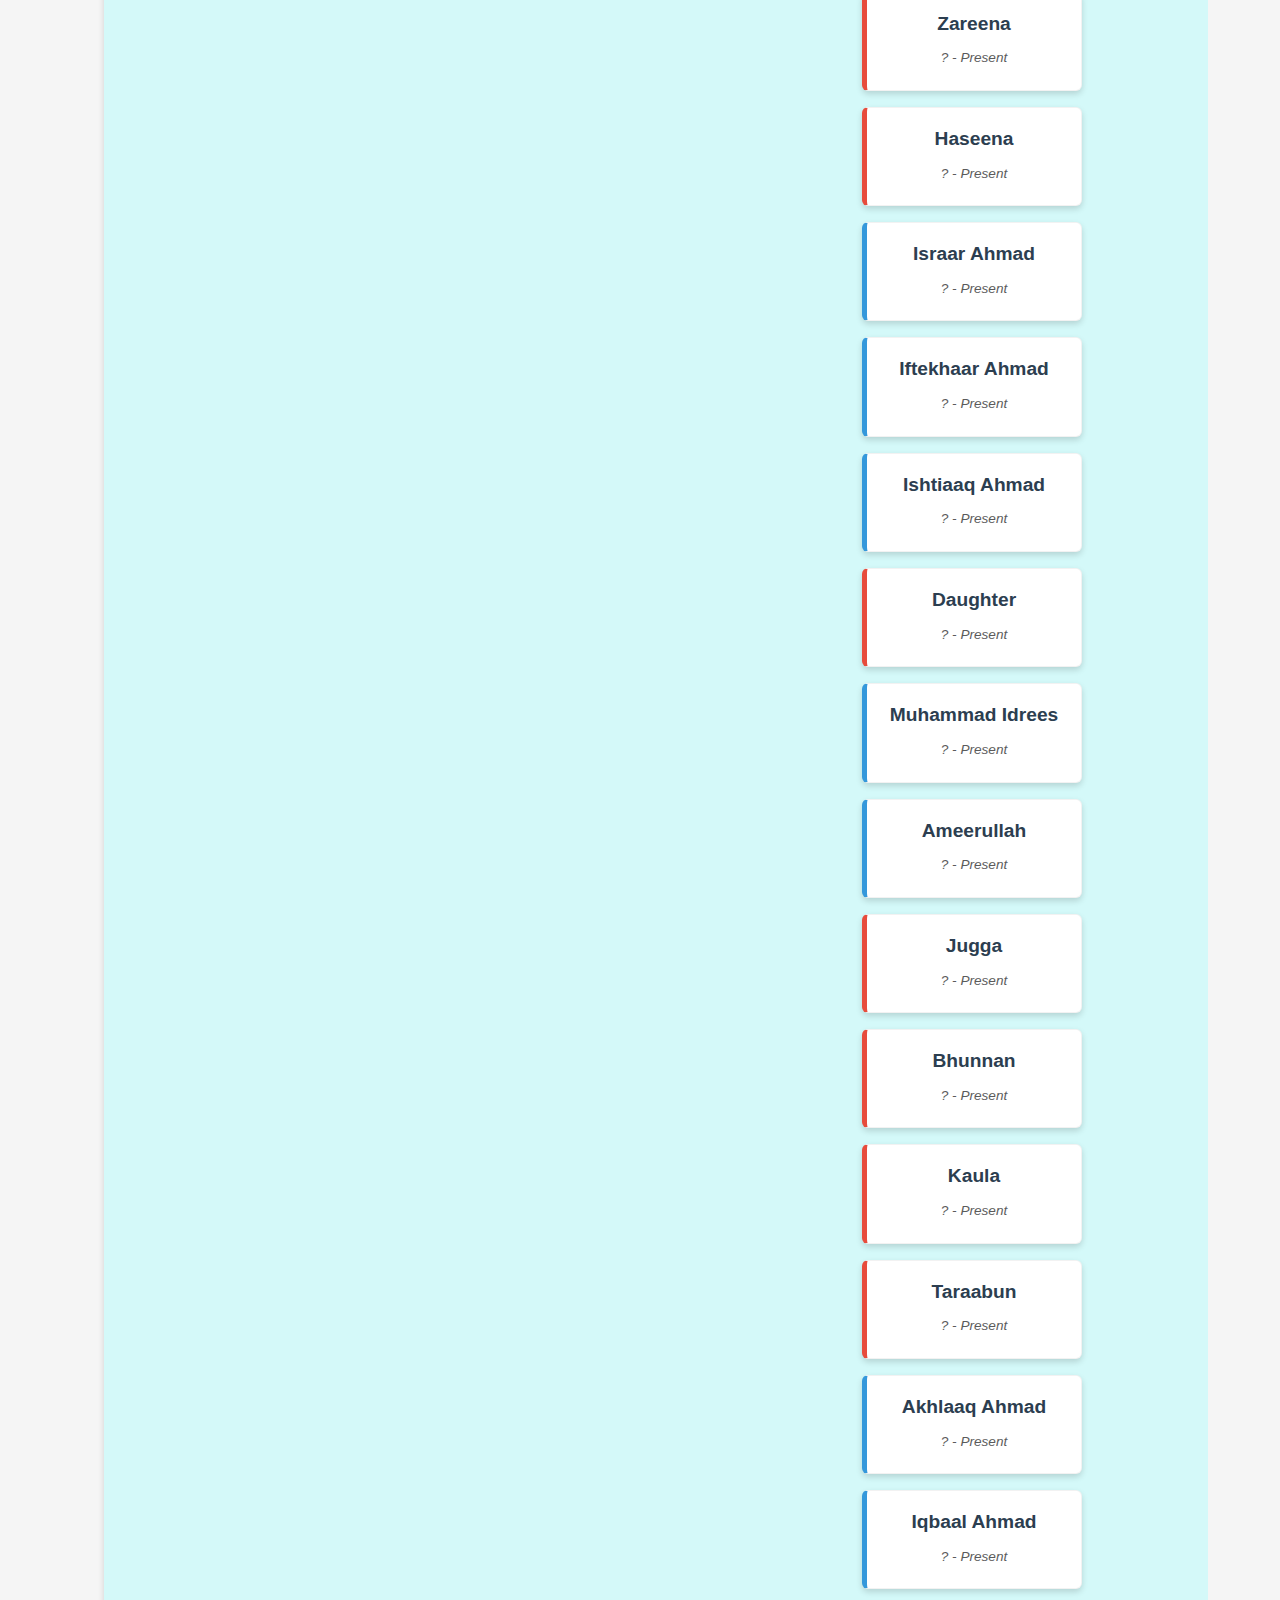
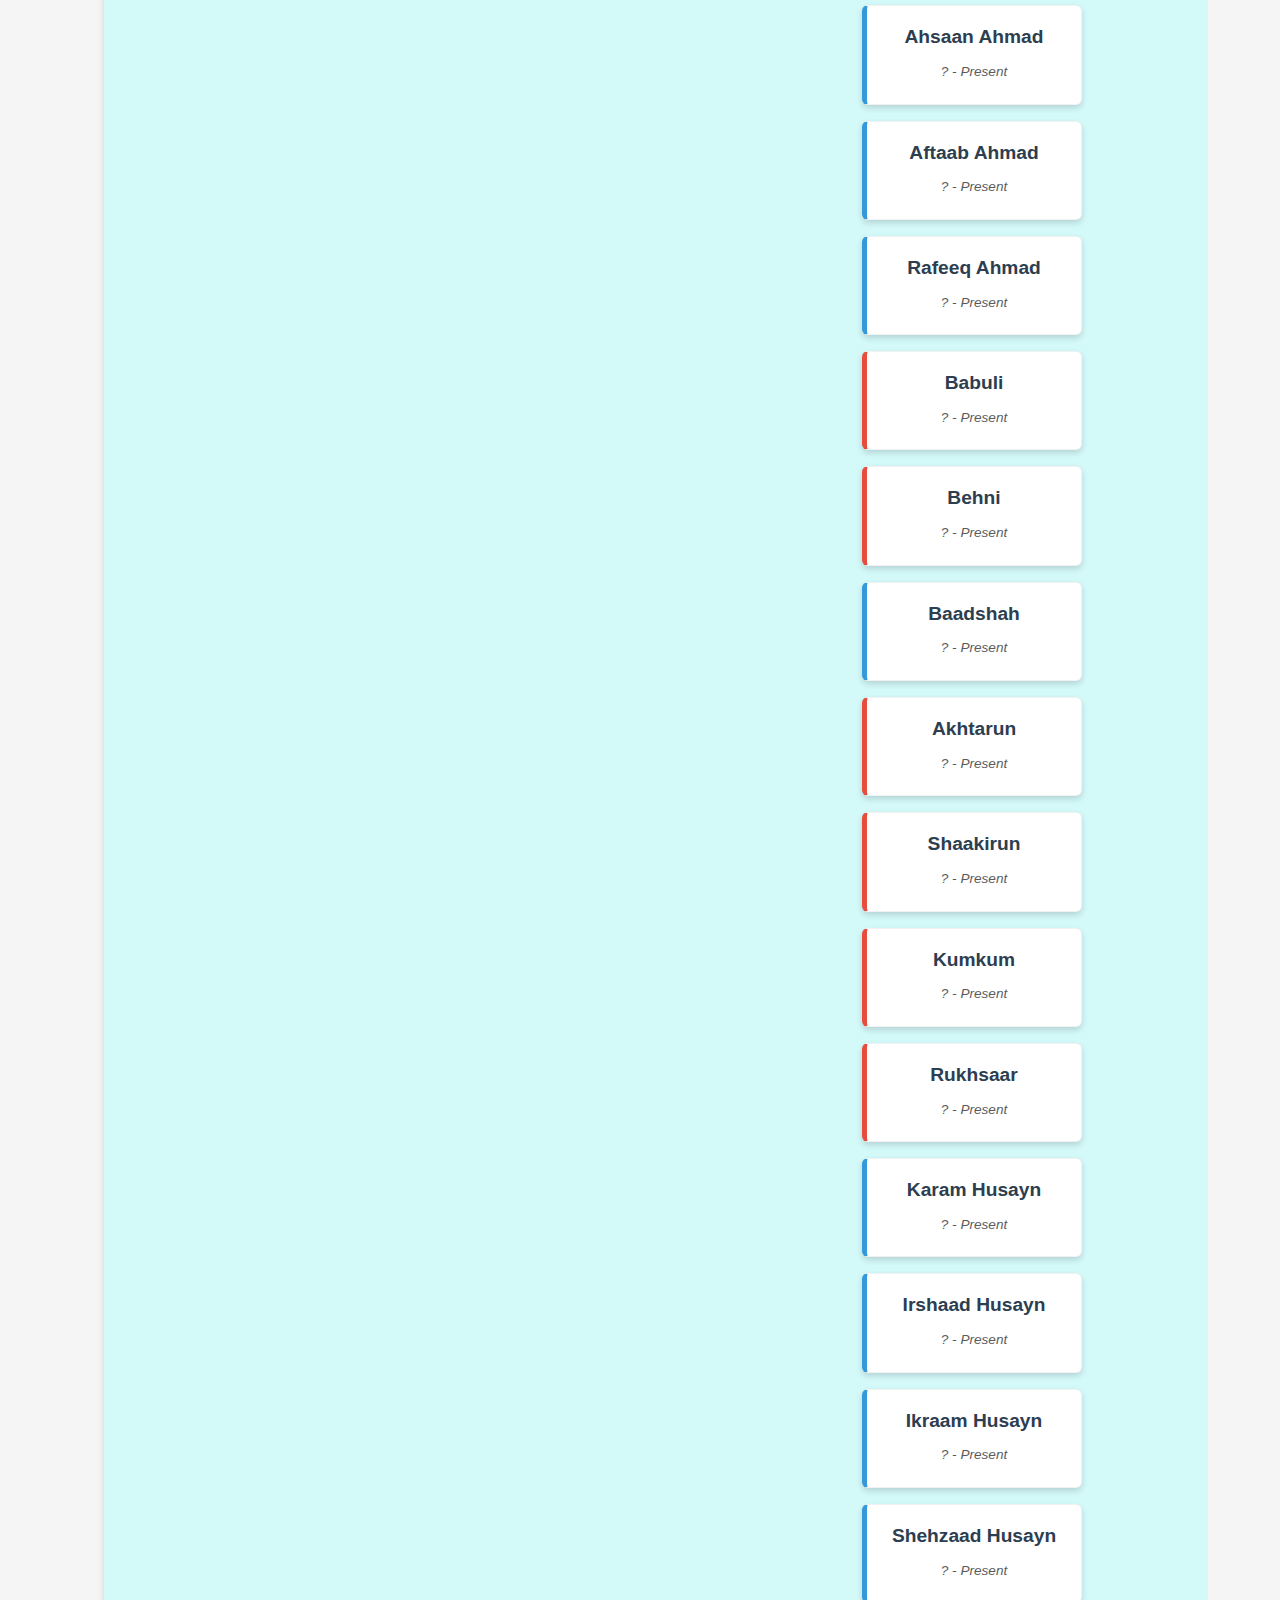
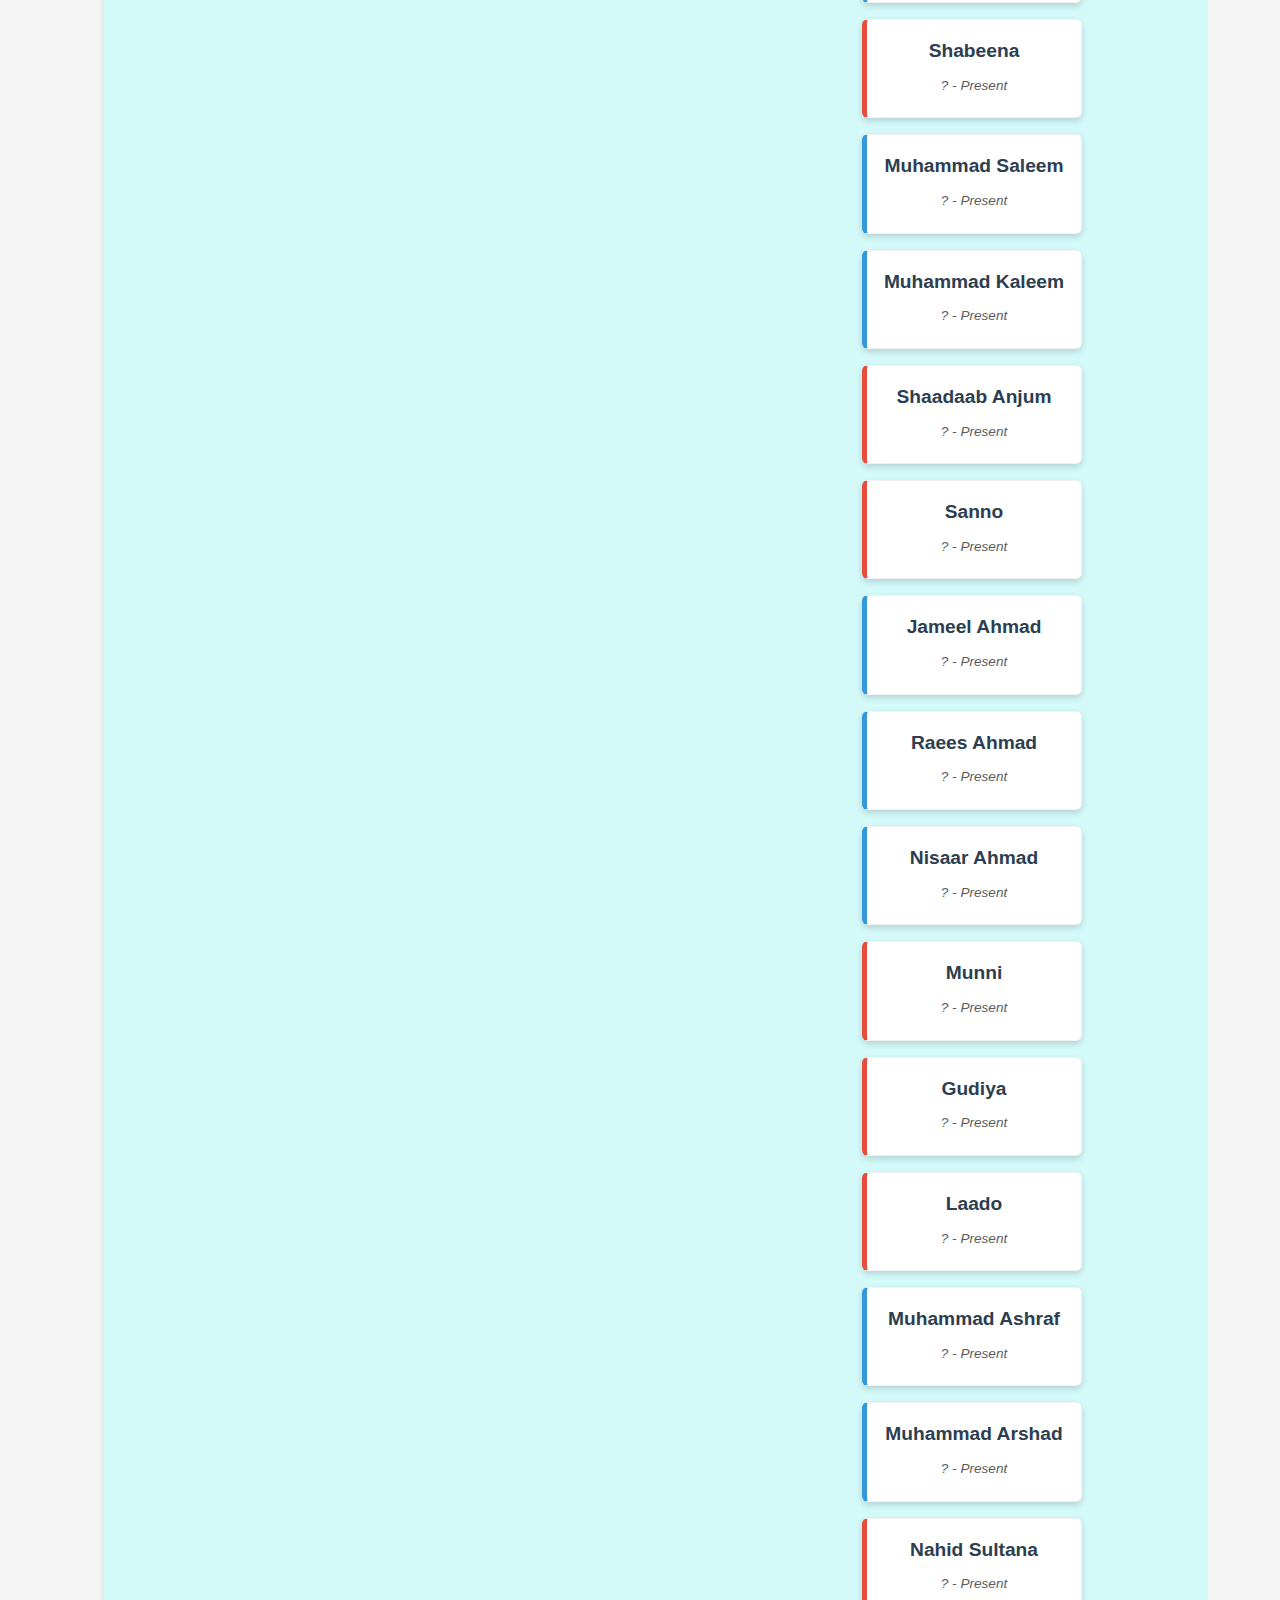
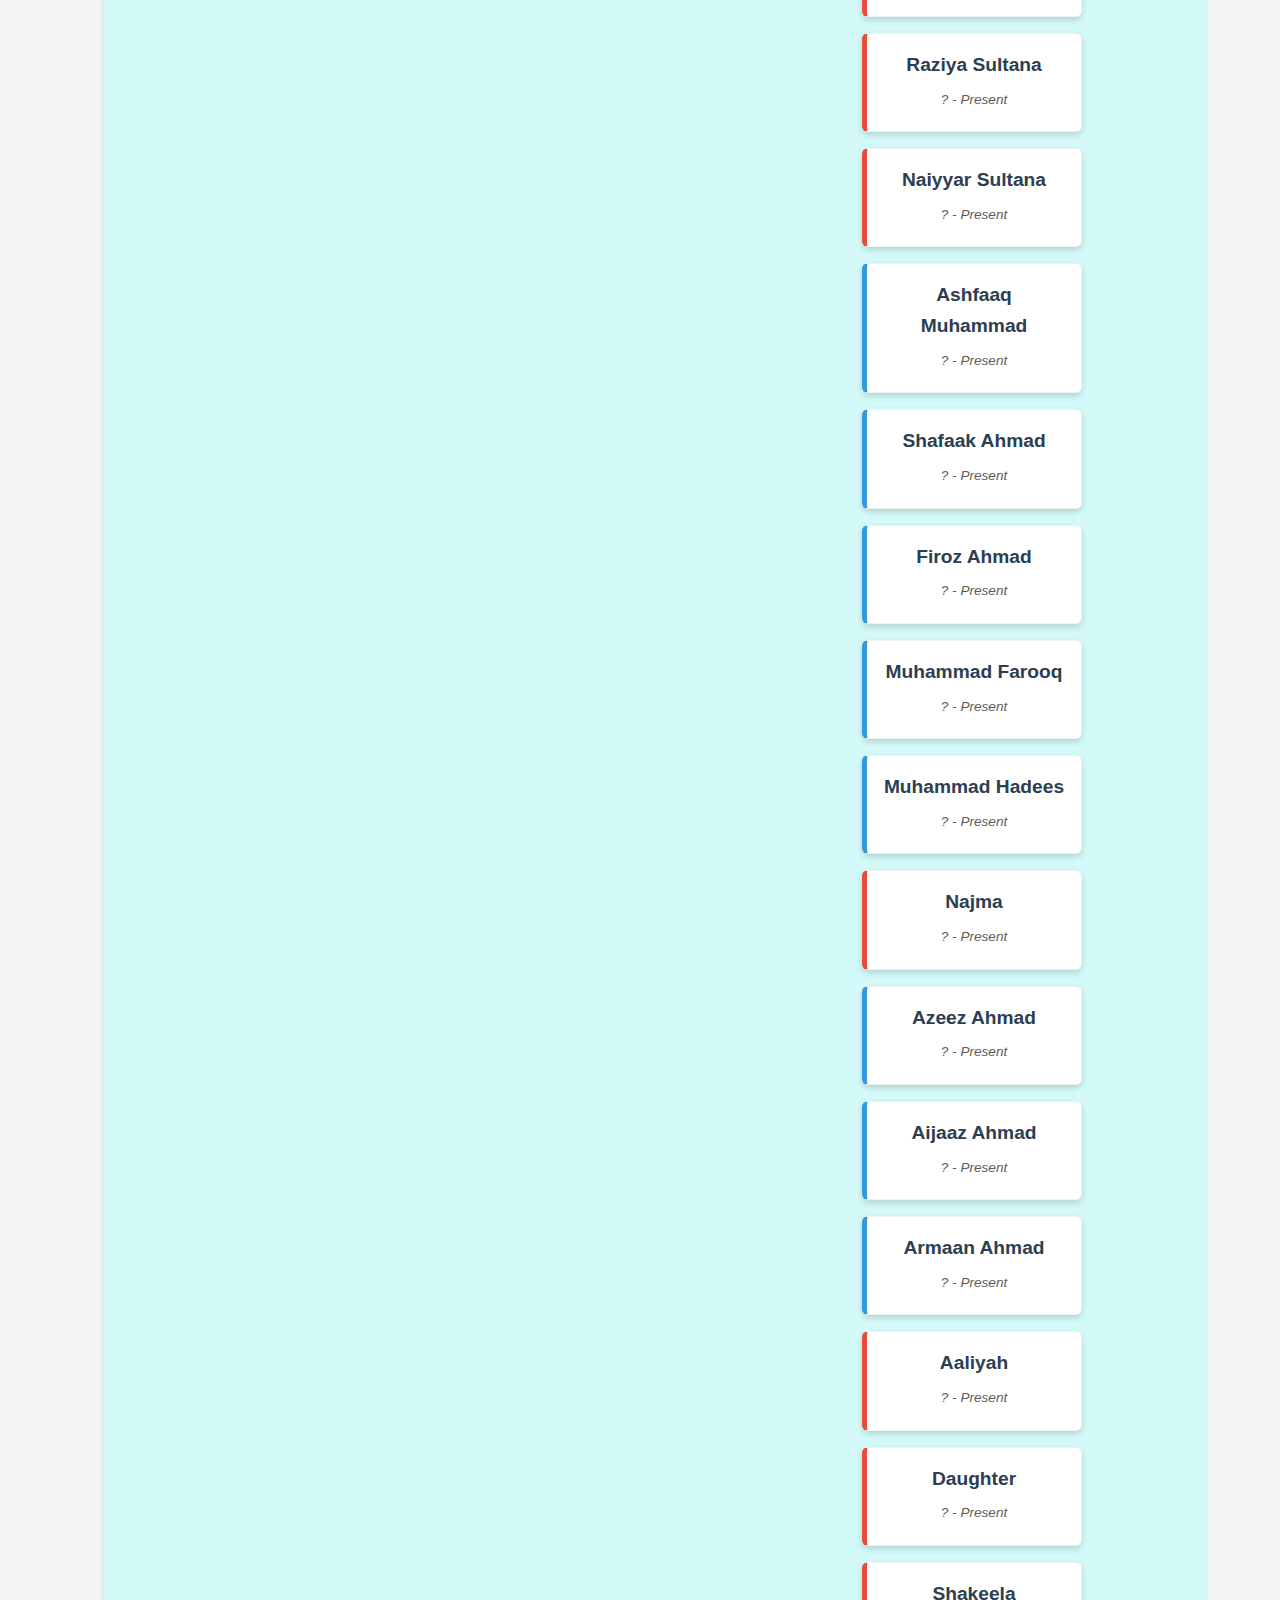
<file: pages/full-tree.html>
<!DOCTYPE html>
<html lang="en">
<head>
    <meta charset="UTF-8">
    <meta name="viewport" content="width=device-width, initial-scale=1.0">
    <title>Full Family Tree - Family Lineage</title>
    <link rel="stylesheet" href="../css/styles.css">
    <link rel="stylesheet" href="../css/dark-theme-enhancements.css">
    <link rel="stylesheet" href="https://cdnjs.cloudflare.com/ajax/libs/font-awesome/6.0.0-beta3/css/all.min.css">
    <style>
        /* Additional styles for the full tree view */
        .full-tree-container {
            overflow-x: auto;
            min-height: 600px;
        }
        
        .tree-wrapper {
            min-width: 1800px;
            position: relative;
            padding: 2rem;
        }
        
        .zoom-controls {
            position: fixed;
            bottom: 80px;
            right: 20px;
            background-color: var(--card-bg);
            border-radius: 50px;
            padding: 0.5rem;
            box-shadow: 0 2px 10px var(--shadow-color);
            display: flex;
            z-index: 100;
            transition: background-color 0.3s;
        }
        
        .zoom-btn {
            width: 40px;
            height: 40px;
            border: none;
            background-color: var(--header-bg);
            color: var(--header-text);
            font-size: 1.2rem;
            border-radius: 50%;
            margin: 0 0.3rem;
            cursor: pointer;
            transition: background-color 0.3s;
        }
        
        .zoom-btn:hover {
            background-color: var(--accent-color);
        }
        
        .generation-divider {
            border-top: 1px dashed var(--border-color);
            margin: 2rem 0;
            position: relative;
            transition: border-color 0.3s;
        }
        
        .generation-label {
            position: absolute;
            top: -12px;
            left: 20px;
            background-color: var(--bg-color);
            transition: background-color 0.3s;
            padding: 0 10px;
            font-size: 0.9rem;
            color: #777;
        }
    </style>
</head>
<body>
    <header>
        <h1>Family Lineage</h1>
        <div class="header-right">
            <div class="search-container">
                <div class="search-box">
                    <input type="text" id="search-input" placeholder="Search family members..." aria-label="Search family members">
                    <button id="search-btn" aria-label="Search">
                        <i class="fas fa-search"></i>
                    </button>
                </div>
                <div id="search-suggestions" class="search-suggestions"></div>
            </div>
            <nav>
                <ul>
                    <li><a href="../index.html">Home</a></li>
                    <li><a href="about.html">About</a></li>
                    <li><a href="full-tree.html" class="active">Full Tree</a></li>
                </ul>
            </nav>
        </div>
    </header>

    <button id="theme-toggle" class="theme-toggle" aria-label="Toggle dark mode">
        <i class="fas fa-moon"></i>
    </button>

    <main>
        <section>
            <h2>Complete Family Tree</h2>
            <p>Below is the complete view of all seven generations. You can zoom in/out and pan to explore the entire tree. Click on any individual to see their detailed information.</p>
        </section>

        <div class="full-tree-container">
            <div class="tree-wrapper" id="tree-wrapper">
                <div class="loading">Loading full family tree...</div>
                <!-- The tree will be generated by JavaScript -->
            </div>
        </div>
        
        <div class="zoom-controls">
            <button class="zoom-btn" id="zoom-in">+</button>
            <button class="zoom-btn" id="zoom-out">−</button>
            <button class="zoom-btn" id="zoom-reset">↺</button>
        </div>
    </main>

    <footer>
        <p>&copy; <span id="current-year"></span> Family Lineage. All Rights Reserved.</p>
    </footer>

    <script src="../js/data.js"></script>
    <script src="../js/main.js"></script>
    <script>
        // Set current year in footer
        document.getElementById('current-year').textContent = new Date().getFullYear();
        
        // Zoom functionality
        let scale = 1;
        const treeWrapper = document.getElementById('tree-wrapper');
        
        document.getElementById('zoom-in').addEventListener('click', function() {
            if (scale < 2) {
                scale += 0.1;
                updateZoom();
            }
        });
        
        document.getElementById('zoom-out').addEventListener('click', function() {
            if (scale > 0.5) {
                scale -= 0.1;
                updateZoom();
            }
        });
        
        document.getElementById('zoom-reset').addEventListener('click', function() {
            scale = 1;
            updateZoom();
        });
        
        function updateZoom() {
            treeWrapper.style.transform = `scale(${scale})`;
            treeWrapper.style.transformOrigin = 'top left';
        }
        
        // Wait for the DOM to be fully loaded
        document.addEventListener('DOMContentLoaded', function() {
            // Initialize the full tree if data is available
            if (Object.keys(familyData).length > 0) {
                initializeFullTree();
            }
        });
        
        function initializeFullTree() {
            const treeWrapper = document.getElementById('tree-wrapper');
            treeWrapper.innerHTML = '';
            
            // Loop through each generation
            for (let i = 1; i <= 7; i++) {
                const genKey = `generation${i}`;
                
                if (familyData[genKey]) {
                    // Add generation divider
                    const divider = document.createElement('div');
                    divider.className = 'generation-divider';
                    divider.innerHTML = `<span class="generation-label">Generation ${i}</span>`;
                    treeWrapper.appendChild(divider);
                    
                    // Create generation container
                    const genContainer = document.createElement('div');
                    genContainer.className = `generation gen-${i}`;
                    genContainer.id = `full-gen-${i}`;
                    
                    // Add all people in this generation
                    const genData = familyData[genKey];
                    for (const personId in genData) {
                        const person = genData[personId];
                        const personElement = createPersonElement(person);
                        genContainer.appendChild(personElement);
                    }
                    
                    treeWrapper.appendChild(genContainer);
                }
            }
        }
        
        function createPersonElement(person) {
            const personElement = document.createElement('div');
            personElement.className = `person ${person.gender}`;
            personElement.setAttribute('data-id', person.id);
            
            // Create HTML content for person
            let personContent = `
                <h4>${person.name}</h4>
                <p class="dates">${person.birth || '?'} - ${person.death || 'Present'}</p>
            `;
            
            // Add spouse info if exists
            if (person.spouse) {
                personContent += `
                    <div class="spouse">
                        <p>Spouse: ${person.spouse.name}</p>
                        <p class="dates">${person.spouse.birth || '?'} - ${person.spouse.death || 'Present'}</p>
                    </div>
                `;
            }
            
            personElement.innerHTML = personContent;
            
            // Add click event
            personElement.addEventListener('click', function() {
                window.location.href = `person.html?id=${person.id}`;
            });
            
            return personElement;
        }
    </script>
</body>
</html>
</file>
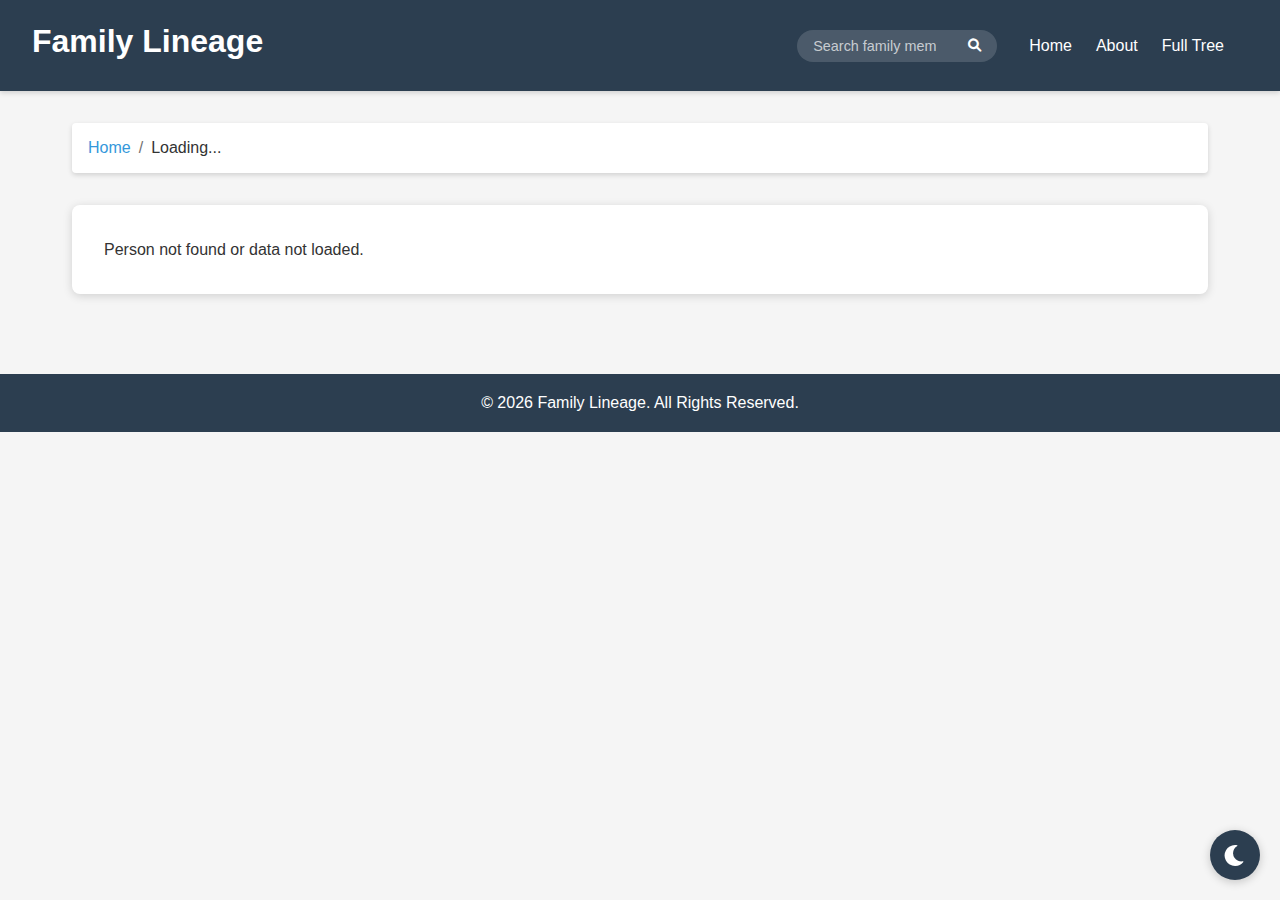
<file: pages/person.html>
<!DOCTYPE html>
<html lang="en">
<head>
    <meta charset="UTF-8">
    <meta name="viewport" content="width=device-width, initial-scale=1.0">
    <title>Person Details - Family Lineage</title>
    <link rel="stylesheet" href="../css/styles.css">
    <link rel="stylesheet" href="../css/dark-theme-enhancements.css">
    <link rel="stylesheet" href="https://cdnjs.cloudflare.com/ajax/libs/font-awesome/6.0.0-beta3/css/all.min.css">
    <style>
        .breadcrumb {
            display: flex;
            list-style: none;
            background-color: var(--card-bg);
            padding: 0.75rem 1rem;
            border-radius: 4px;
            margin-bottom: 2rem;
            box-shadow: 0 2px 5px var(--shadow-color);
        }
        
        .breadcrumb li {
            margin-right: 0.5rem;
        }
        
        .breadcrumb li:after {
            content: '/';
            margin-left: 0.5rem;
            color: var(--text-color);
            opacity: 0.7;
        }
        
        .breadcrumb li:last-child:after {
            content: '';
        }
        
        .breadcrumb a {
            color: var(--accent-color);
            text-decoration: none;
        }
        
        .breadcrumb a:hover {
            text-decoration: underline;
        }
        
        .person-detail {
            display: flex;
            flex-direction: column;
            padding: 2rem;
            background-color: var(--card-bg);
            border-radius: 8px;
            box-shadow: 0 2px 10px var(--shadow-color);
            transition: background-color 0.3s;
        }
        
        .person-header {
            display: flex;
            align-items: center;
            margin-bottom: 2rem;
        }
        
        .person-photo {
            width: 150px;
            height: 150px;
            border-radius: 50%;
            background-color: #eee;
            margin-right: 2rem;
            display: flex;
            align-items: center;
            justify-content: center;
            font-size: 3rem;
            color: #777;
            overflow: hidden;
        }
        
        .person-photo img {
            width: 100%;
            height: 100%;
            object-fit: cover;
        }
        
        .person-info {
            flex: 1;
        }
        
        .person-name {
            font-size: 2rem;
            margin-bottom: 0.5rem;
        }
        
        .life-dates {
            font-style: italic;
            color: #666;
            margin-bottom: 1rem;
        }
        
        .life-details {
            margin-bottom: 2rem;
        }
        
        .life-details h3 {
            margin-bottom: 1rem;
            border-bottom: 1px solid #eee;
            padding-bottom: 0.5rem;
        }
        
        .lineage-info {
            margin-top: 1rem;
            padding: 1rem;
            background-color: var(--card-bg);
            border-left: 4px solid var(--accent-color);
            border-radius: 4px;
            box-shadow: 0 1px 3px var(--shadow-color);
            line-height: 1.8;
            font-size: 0.95rem;
        }
        
        .lineage-info h4 {
            margin-bottom: 0.5rem;
            color: var(--accent-color);
            font-size: 1rem;
        }
        
        .lineage-ancestor {
            font-weight: 500;
            color: var(--heading-color);
            transition: color 0.2s;
        }
        
        .lineage-ancestor:hover {
            color: var(--accent-color);
            cursor: pointer;
            text-decoration: underline;
        }
        
        .relationship-section {
            margin-bottom: 2rem;
        }
        
        .children-grid {
            display: grid;
            grid-template-columns: repeat(auto-fill, minmax(250px, 1fr));
            gap: 1.5rem;
            margin-top: 1.5rem;
        }
        
        .person-card {
            padding: 1rem;
            border-radius: 6px;
            box-shadow: 0 2px 5px rgba(0, 0, 0, 0.1);
            transition: transform 0.3s, box-shadow 0.3s;
            cursor: pointer;
        }
        
        .person-card:hover {
            transform: translateY(-5px);
            box-shadow: 0 5px 15px rgba(0, 0, 0, 0.1);
        }
        
        .person-card.male {
            border-left: 5px solid #3498db;
        }
        
        .person-card.female {
            border-left: 5px solid #e74c3c;
        }
        
        .back-to-parent {
            display: inline-block;
            margin-bottom: 2rem;
            color: #3498db;
            text-decoration: none;
            font-weight: 500;
        }
        
        .back-to-parent:before {
            content: '← ';
        }
        
        @media (max-width: 768px) {
            .person-header {
                flex-direction: column;
                text-align: center;
            }
            
            .person-photo {
                margin-right: 0;
                margin-bottom: 1.5rem;
            }
            
            .children-grid {
                grid-template-columns: 1fr;
            }
        }
    </style>
</head>
<body>
    <header>
        <h1>Family Lineage</h1>
        <div class="header-right">
            <div class="search-container">
                <div class="search-box">
                    <input type="text" id="search-input" placeholder="Search family members..." aria-label="Search family members">
                    <button id="search-btn" aria-label="Search">
                        <i class="fas fa-search"></i>
                    </button>
                </div>
                <div id="search-suggestions" class="search-suggestions"></div>
            </div>
            <nav>
                <ul>
                    <li><a href="../index.html">Home</a></li>
                    <li><a href="about.html">About</a></li>
                    <li><a href="full-tree.html">Full Tree</a></li>
                </ul>
            </nav>
        </div>
    </header>

    <button id="theme-toggle" class="theme-toggle" aria-label="Toggle dark mode">
        <i class="fas fa-moon"></i>
    </button>

    <main>
        <ul class="breadcrumb" id="breadcrumb">
            <li><a href="../index.html">Home</a></li>
            <li id="person-name">Loading...</li>
        </ul>
        
        <div id="parent-link-container"></div>
        
        <section class="person-detail">
            <div class="loading">Loading person details...</div>
        </section>
    </main>

    <footer>
        <p>&copy; <span id="current-year"></span> Family Lineage. All Rights Reserved.</p>
    </footer>

    <script src="../js/data.js"></script>
    <script src="../js/main.js"></script>
    <script>
        // Set current year in footer
        document.getElementById('current-year').textContent = new Date().getFullYear();
        
        // Get URL parameters
        const urlParams = new URLSearchParams(window.location.search);
        const personId = urlParams.get('id');
        
        // Wait for the DOM to be fully loaded
        document.addEventListener('DOMContentLoaded', function() {
            if (personId && Object.keys(familyData).length > 0) {
                loadPersonDetails(personId);
            } else {
                document.querySelector('.person-detail').innerHTML = '<p>Person not found or data not loaded.</p>';
            }
        });
        
        // Function to get the complete lineage of a person back to the first generation
        function getAncestryLineage(personId) {
            const lineage = [];
            let currentId = personId;
            let currentPerson = null;
            let currentGen = '';
            
            // Find the person and add them to lineage
            for (const gen in familyData) {
                if (familyData[gen][currentId]) {
                    currentPerson = familyData[gen][currentId];
                    currentGen = gen;
                    // Add the person's name, preferring displayName if available
                    lineage.push(currentPerson.displayName || currentPerson.name);
                    break;
                }
            }
            
            // Trace back through parents
            while (currentPerson && currentPerson.parent) {
                currentId = currentPerson.parent;
                currentPerson = null;
                
                // Find the parent
                for (const gen in familyData) {
                    if (familyData[gen][currentId]) {
                        currentPerson = familyData[gen][currentId];
                        lineage.push(currentPerson.displayName || currentPerson.name);
                        break;
                    }
                }
            }
            
            // Store the person IDs with their names for links
            const lineageIdsMap = new Map();
            let currId = personId;
            let currPerson;
            
            // Build a map of names to IDs for linking
            while (currId) {
                currPerson = null;
                for (const gen in familyData) {
                    if (familyData[gen][currId]) {
                        currPerson = familyData[gen][currId];
                        const personName = currPerson.displayName || currPerson.name;
                        lineageIdsMap.set(personName, currId);
                        break;
                    }
                }
                if (currPerson && currPerson.parent) {
                    currId = currPerson.parent;
                } else {
                    break;
                }
            }
            
            // Skip the current person (first in array) and format the lineage with clickable links
            if (lineage.length > 1) {
                return lineage.slice(1).map((name, index) => {
                    const ancestorId = lineageIdsMap.get(name);
                    if (index === lineage.length - 2) { // Last ancestor
                        return `<a href="person.html?id=${ancestorId}" class="lineage-ancestor">${name}</a>`;
                    }
                    return `<a href="person.html?id=${ancestorId}" class="lineage-ancestor">${name}</a> ← `;
                }).join('');
            } else {
                return "No ancestry information available";
            }
        }

        function loadPersonDetails(id) {
            // Find which generation this person belongs to
            let generation = '';
            let personData = null;
            
            for (const gen in familyData) {
                if (familyData[gen][id]) {
                    generation = gen;
                    personData = familyData[gen][id];
                    break;
                }
            }
            
            if (!personData) {
                document.querySelector('.person-detail').innerHTML = '<p>Person not found.</p>';
                return;
            }
            
            // Update breadcrumb
            document.getElementById('person-name').textContent = personData.displayName || personData.name;
            
            // Add parent link if exists
            if (personData.parent) {
                const parentLinkContainer = document.getElementById('parent-link-container');
                
                // Find parent data
                let parentData = null;
                for (const gen in familyData) {
                    if (familyData[gen][personData.parent]) {
                        parentData = familyData[gen][personData.parent];
                        break;
                    }
                }
                
                const parentName = parentData ? (parentData.displayName || parentData.name) : personData.parent;
                
                parentLinkContainer.innerHTML = `<a href="person.html?id=${personData.parent}" class="back-to-parent">Back to ${parentName}</a>`;
            }
            
            // Create person detail content
            const personDetailSection = document.querySelector('.person-detail');
            
            // Determine generation number
            const genNumber = generation.replace('generation', '');
            
            // Get nickname if available
            const nicknameDisplay = personData.nickname ? `<p>Also known as: ${personData.nickname}</p>` : '';
            
            // Get haaji status if available
            const haajiDisplay = personData.isHaaji ? `<p class="haaji-designation"><i class="fas fa-mosque"></i> Also known as Haaji Sahab</p>` : '';
            
            // Create HTML for person details
            let detailHTML = `
                <div class="person-header">
                    <div class="person-photo">
                        <span>${personData.name.charAt(0)}</span>
                    </div>
                    <div class="person-info">
                        <h2 class="person-name">${personData.name}</h2>
                        ${nicknameDisplay}
                        ${haajiDisplay}
                        ${(personData.birth || personData.death) ? `<p class="life-dates">${personData.birth || '?'} - ${personData.death || 'Present'}</p>` : ''}
                        <p>Generation ${genNumber}</p>
                        <p>Gender: ${personData.gender.charAt(0).toUpperCase() + personData.gender.slice(1)}</p>
                        <div class="lineage-info">
                            <h4>Family Lineage</h4>
                            <p>${personData.name} ${personData.gender === 'male' ? 'son' : 'daughter'} of ${getAncestryLineage(id)}</p>
                        </div>
                    </div>
                </div>
                
                <div class="life-details">
                    <h3>About ${personData.name}</h3>
                    <p>This section would contain biographical information about ${personData.name}.</p>
                </div>
            `;
            
            // Add spouse information if available
            if (personData.spouse) {
                detailHTML += `
                    <div class="relationship-section">
                        <h3>Spouse</h3>
                        <div class="spouse-info">
                            <p><strong>${personData.spouse.name}</strong></p>
                            <p>${personData.spouse.birth || '?'} - ${personData.spouse.death || 'Present'}</p>
                        </div>
                    </div>
                `;
            }
            
            // Add children information if available
            if (personData.children && personData.children.length > 0) {
                detailHTML += `
                    <div class="relationship-section">
                        <h3>Children</h3>
                        <div class="children-grid" id="children-grid">
                            <!-- Children will be added here -->
                        </div>
                    </div>
                `;
            }
            
            personDetailSection.innerHTML = detailHTML;
            
            // If there are children, add them to the grid
            if (personData.children && personData.children.length > 0) {
                const childrenGrid = document.getElementById('children-grid');
                
                // Find the next generation key
                const nextGenNumber = parseInt(genNumber) + 1;
                const nextGenKey = `generation${nextGenNumber}`;
                
                if (familyData[nextGenKey]) {
                    personData.children.forEach(childId => {
                        const childData = familyData[nextGenKey][childId];
                        
                        if (childData) {
                            const childElement = document.createElement('div');
                            childElement.className = `person-card ${childData.gender}`;
                            childElement.innerHTML = `
                                <h4>${childData.name}</h4>
                                <p>${childData.birth || '?'} - ${childData.death || 'Present'}</p>
                            `;
                            
                            // Add click event to navigate to this child's page
                            childElement.addEventListener('click', function() {
                                window.location.href = `person.html?id=${childId}`;
                            });
                            
                            childrenGrid.appendChild(childElement);
                        }
                    });
                }
            }
        }
    </script>
</body>
</html>
</file>
<file: css/styles.css>
/* Base styles */
:root {
    /* Light theme (default) */
    --bg-color: #f5f5f5;
    --text-color: #333;
    --header-bg: #2c3e50;
    --header-text: #fff;
    --shadow-color: rgba(0, 0, 0, 0.15);
    --hover-shadow-color: rgba(0, 0, 0, 0.25);
    --border-color: #ddd;
    --card-bg: #fff;
    --heading-color: #2c3e50;
    --accent-color: #3498db;
    --accent-color-rgb: 52, 152, 219; /* RGB values of accent color */
    --person-border: rgba(0, 0, 0, 0.05);
    --glow-effect: none;
    --glow-color-1: transparent;
    --glow-color-2: transparent;
    --glow-color-3: transparent;
    --glow-color-4: transparent;
    --glow-color-5: transparent;
    --glow-color-6: transparent;
    --glow-color-7: transparent;
    
    /* Generation colors - light theme */
    --gen-1-color: #d4e6f9;
    --gen-2-color: #d4f9e6;
    --gen-3-color: #f9e6d4;
    --gen-4-color: #e6d4f9;
    --gen-5-color: #d4f9f9;
    --gen-6-color: #f9d4d4;
    --gen-7-color: #f9f9d4;
}

.dark-theme {
    --bg-color: #12151d;
    --text-color: #ffffff;
    --header-bg: #1e2235;
    --header-text: #ffffff;
    --shadow-color: rgba(88, 166, 255, 0.3);
    --hover-shadow-color: rgba(88, 166, 255, 0.5);
    --border-color: #3d4251;
    --card-bg: #1e2235;
    --heading-color: #58a6ff;
    --accent-color: #5c90ff;
    --accent-color-rgb: 92, 144, 255; /* RGB values of accent color */
    --person-border: rgba(255, 255, 255, 0.15);
    --glow-effect: 0 0 15px;
    
    /* Generation colors - vibrant dark theme */
    --gen-1-color: #1c3c78; /* Brighter blue */
    --gen-2-color: #1e6e50; /* Brighter green */
    --gen-3-color: #96432c; /* Brighter orange/brown */
    --gen-4-color: #5c3c8c; /* Brighter purple */
    --gen-5-color: #1c6e6e; /* Brighter teal */
    --gen-6-color: #8c3c50; /* Brighter red/pink */
    --gen-7-color: #787830; /* Brighter yellow */
    
    /* Glow colors for each generation - more vibrant */
    --glow-color-1: rgba(88, 166, 255, 0.6);
    --glow-color-2: rgba(85, 255, 170, 0.6);
    --glow-color-3: rgba(255, 146, 43, 0.6);
    --glow-color-4: rgba(191, 131, 255, 0.6);
    --glow-color-5: rgba(0, 210, 210, 0.6);
    --glow-color-6: rgba(255, 92, 92, 0.6);
    --glow-color-7: rgba(255, 255, 85, 0.6);
}

* {
    margin: 0;
    padding: 0;
    box-sizing: border-box;
    transition: background-color 0.5s ease, color 0.5s ease, border-color 0.5s ease, box-shadow 0.5s ease;
}

body {
    font-family: 'Segoe UI', Tahoma, Geneva, Verdana, sans-serif;
    line-height: 1.6;
    color: var(--text-color);
    background-color: var(--bg-color);
    padding-bottom: 2rem;
    transition: background-color 0.5s ease, color 0.5s ease;
}

header {
    background-color: var(--header-bg);
    color: var(--header-text);
    padding: 1rem 2rem;
    box-shadow: 0 2px 5px var(--shadow-color);
    display: flex;
    justify-content: space-between;
    align-items: center;
}

.header-right {
    display: flex;
    align-items: center;
}

header h1 {
    margin-bottom: 0.5rem;
    font-size: 2rem;
}

nav ul {
    display: flex;
    list-style: none;
}

nav ul li {
    margin-right: 1.5rem;
}

nav ul li a {
    color: var(--header-text);
    text-decoration: none;
    font-weight: 500;
    transition: color 0.3s;
}

nav ul li a:hover {
    color: var(--accent-color);
}

nav ul li a.active {
    color: var(--accent-color);
    border-bottom: 2px solid var(--accent-color);
}

/* Search styles */
.search-container {
    position: relative;
    margin-right: 2rem;
}

.search-box {
    display: flex;
    background-color: rgba(255, 255, 255, 0.15);
    border-radius: 20px;
    overflow: hidden;
    transition: all 0.3s;
    width: 200px;
}

.search-box:focus-within {
    background-color: rgba(255, 255, 255, 0.25);
    box-shadow: 0 0 0 2px var(--accent-color);
}

.search-box input {
    background: transparent;
    border: none;
    color: var(--header-text);
    padding: 0.5rem 1rem;
    font-size: 0.9rem;
    width: 100%;
    outline: none;
}

.search-box input::placeholder {
    color: rgba(255, 255, 255, 0.7);
}

.search-box button {
    background: transparent;
    border: none;
    color: var(--header-text);
    padding: 0.5rem 1rem;
    cursor: pointer;
    transition: background-color 0.3s;
}

.search-box button:hover {
    background-color: rgba(255, 255, 255, 0.1);
}

.search-suggestions {
    position: absolute;
    top: 100%;
    left: 0;
    right: 0;
    background-color: var(--card-bg);
    border-radius: 4px;
    box-shadow: 0 4px 10px rgba(0, 0, 0, 0.2);
    margin-top: 5px;
    max-height: 300px;
    overflow-y: auto;
    z-index: 100;
    display: none;
    border: 1px solid var(--border-color);
}

.search-suggestions.active {
    display: block;
}

.suggestion-item {
    padding: 0.75rem 1rem;
    cursor: pointer;
    display: flex;
    align-items: center;
    transition: background-color 0.2s;
    border-bottom: 1px solid var(--border-color);
}

.suggestion-item:last-child {
    border-bottom: none;
}

.suggestion-item:hover {
    background-color: rgba(0, 0, 0, 0.08);
}

.dark-theme .suggestion-item:hover {
    background-color: rgba(255, 255, 255, 0.1);
}

.suggestion-item .generation-indicator {
    display: inline-block;
    width: 10px;
    height: 10px;
    border-radius: 50%;
    margin-right: 10px;
    border: 1px solid rgba(128, 128, 128, 0.3);
}

/* Generation indicators for search suggestions */
.suggestion-item .gen-1-color {
    background-color: var(--gen-1-color);
}

.suggestion-item .gen-2-color {
    background-color: var(--gen-2-color);
}

.suggestion-item .gen-3-color {
    background-color: var(--gen-3-color);
}

.suggestion-item .gen-4-color {
    background-color: var(--gen-4-color);
}

.suggestion-item .gen-5-color {
    background-color: var(--gen-5-color);
}

.suggestion-item .gen-6-color {
    background-color: var(--gen-6-color);
}

.suggestion-item .gen-7-color {
    background-color: var(--gen-7-color);
}

.suggestion-item .suggestion-name {
    font-weight: 600;
    color: #333;
}

.dark-theme .suggestion-item .suggestion-name {
    color: #fff;
}

.suggestion-item .suggestion-details {
    font-size: 0.8rem;
    color: #555;
    margin-left: auto;
    font-weight: 500;
}

.dark-theme .suggestion-item .suggestion-details {
    color: #bbb;
}

.highlighted-text {
    background-color: rgba(var(--accent-color-rgb), 0.2);
    font-weight: bold;
    color: #333;
}

.dark-theme .highlighted-text {
    color: #fff;
}

main {
    max-width: 1200px;
    margin: 0 auto;
    padding: 2rem;
}

section {
    margin-bottom: 3rem;
}

h2 {
    margin-bottom: 1.5rem;
    color: var(--heading-color);
    border-bottom: 1px solid var(--border-color);
    padding-bottom: 0.5rem;
}

h3 {
    margin-bottom: 1rem;
    color: var(--heading-color);
}

/* Tree styles */
.tree-container {
    overflow-x: auto;
}

.generation {
    display: flex;
    flex-direction: column;
    align-items: center;
    padding: 2rem;
    margin-bottom: 2rem;
    border-radius: 8px;
    box-shadow: 0 4px 6px var(--shadow-color);
    transition: background-color 0.3s;
}

.person {
    position: relative;
    margin: 0.5rem;
    padding: 1rem;
    border-radius: 6px;
    text-align: center;
    transition: transform 0.3s ease-out, box-shadow 0.3s ease-out, background-color 0.3s, border 0.3s;
    box-shadow: 0 3px 6px var(--shadow-color);
    cursor: pointer;
    width: 220px;
    background-color: var(--card-bg);
    border: 1px solid var(--person-border);
    outline: none;
}

.person:focus {
    outline: none;
}

.dark-theme .person:focus {
    outline: 2px solid var(--accent-color);
    outline-offset: 2px;
}

.person:hover {
    transform: translateY(-5px);
    box-shadow: 0 6px 18px var(--hover-shadow-color);
}

.dark-theme .gen-1 .person:hover {
    box-shadow: 0 0 25px var(--glow-color-1);
    transform: translateY(-8px) scale(1.03);
    border-color: rgba(88, 166, 255, 0.8);
}

.dark-theme .gen-2 .person:hover {
    box-shadow: 0 0 25px var(--glow-color-2);
    transform: translateY(-8px) scale(1.03);
    border-color: rgba(85, 255, 170, 0.8);
}

.dark-theme .gen-3 .person:hover {
    box-shadow: 0 0 25px var(--glow-color-3);
    transform: translateY(-8px) scale(1.03);
    border-color: rgba(255, 146, 43, 0.8);
}

.dark-theme .gen-4 .person:hover {
    box-shadow: 0 0 25px var(--glow-color-4);
    transform: translateY(-8px) scale(1.03);
    border-color: rgba(191, 131, 255, 0.8);
}

.dark-theme .gen-5 .person:hover {
    box-shadow: 0 0 25px var(--glow-color-5);
    transform: translateY(-8px) scale(1.03);
    border-color: rgba(0, 210, 210, 0.8);
}

.dark-theme .gen-6 .person:hover {
    box-shadow: 0 0 25px var(--glow-color-6);
    transform: translateY(-8px) scale(1.03);
    border-color: rgba(255, 92, 92, 0.8);
}

.dark-theme .gen-7 .person:hover {
    box-shadow: 0 0 25px var(--glow-color-7);
    transform: translateY(-8px) scale(1.03);
    border-color: rgba(255, 255, 85, 0.8);
}

.person h4 {
    margin-bottom: 0.5rem;
    font-size: 1.2rem;
    color: var(--heading-color);
}

.person p {
    font-size: 0.9rem;
    margin-bottom: 0.3rem;
    color: var(--text-color);
}

.person .dates {
    font-style: italic;
    font-size: 0.85rem;
    opacity: 0.8;
    color: var(--text-color);
}

.person .haaji-designation {
    color: var(--accent-color);
    font-weight: 500;
    margin-bottom: 0.5rem;
}

.spouse {
    border: 2px dashed rgba(0, 0, 0, 0.2);
    margin-top: 0.5rem;
    padding: 0.5rem;
    border-radius: 4px;
}

.children-container {
    display: flex;
    flex-wrap: wrap;
    justify-content: center;
    margin-top: 1.5rem;
    position: relative;
}

.family-group {
    margin-bottom: 2rem;
    padding: 1rem;
    background-color: rgba(255, 255, 255, 0.5);
    border-radius: 8px;
    width: 100%;
}

.family-group-header {
    text-align: center;
    color: #2c3e50;
    margin-bottom: 1.5rem;
    font-size: 1.3rem;
}

.view-more-btn {
    display: block;
    margin: 2rem auto;
    padding: 0.8rem 1.5rem;
    background-color: var(--accent-color);
    color: white;
    border: none;
    border-radius: 4px;
    font-size: 1rem;
    cursor: pointer;
    transition: all 0.3s ease;
}

.view-more-btn:hover {
    background-color: #2980b9;
    transform: translateY(-2px);
}

.dark-theme .view-more-btn {
    background-color: #1f6feb;
    box-shadow: 0 0 10px rgba(88, 166, 255, 0.4);
}

.dark-theme .view-more-btn:hover {
    background-color: #388bfd;
    box-shadow: 0 0 15px rgba(88, 166, 255, 0.6);
}

.connection-line {
    position: absolute;
    background-color: rgba(0, 0, 0, 0.2);
    z-index: -1;
}

.vertical-line {
    width: 2px;
    left: 50%;
    transform: translateX(-50%);
}

.horizontal-line {
    height: 2px;
    top: 50%;
    transform: translateY(-50%);
}

/* Generation colors */
.gen-1 {
    background-color: var(--gen-1-color); /* Blue */
}

.gen-2 {
    background-color: var(--gen-2-color); /* Mint Green */
}

.gen-3 {
    background-color: var(--gen-3-color); /* Peach */
}

.gen-4 {
    background-color: var(--gen-4-color); /* Lavender */
}

.gen-5 {
    background-color: var(--gen-5-color); /* Aqua */
}

.gen-6 {
    background-color: var(--gen-6-color); /* Rose */
}

.gen-7 {
    background-color: var(--gen-7-color); /* Golden Yellow */
}

/* Dark theme glow effects for each generation */
.dark-theme .gen-1 .person {
    box-shadow: var(--glow-effect) var(--glow-color-1);
}

.dark-theme .gen-2 .person {
    box-shadow: var(--glow-effect) var(--glow-color-2);
}

.dark-theme .gen-3 .person {
    box-shadow: var(--glow-effect) var(--glow-color-3);
}

.dark-theme .gen-4 .person {
    box-shadow: var(--glow-effect) var(--glow-color-4);
}

.dark-theme .gen-5 .person {
    box-shadow: var(--glow-effect) var(--glow-color-5);
}

.dark-theme .gen-6 .person {
    box-shadow: var(--glow-effect) var(--glow-color-6);
}

.dark-theme .gen-7 .person {
    box-shadow: var(--glow-effect) var(--glow-color-7);
}

/* Active generation indicator for dark theme */
.dark-theme .gen-1::before {
    content: '';
    position: absolute;
    top: 0;
    left: 0;
    width: 100%;
    height: 3px;
    background: linear-gradient(90deg, transparent, var(--glow-color-1), transparent);
}

.dark-theme .gen-2::before {
    content: '';
    position: absolute;
    top: 0;
    left: 0;
    width: 100%;
    height: 3px;
    background: linear-gradient(90deg, transparent, var(--glow-color-2), transparent);
}

.dark-theme .gen-3::before {
    content: '';
    position: absolute;
    top: 0;
    left: 0;
    width: 100%;
    height: 3px;
    background: linear-gradient(90deg, transparent, var(--glow-color-3), transparent);
}

.dark-theme .gen-4::before {
    content: '';
    position: absolute;
    top: 0;
    left: 0;
    width: 100%;
    height: 3px;
    background: linear-gradient(90deg, transparent, var(--glow-color-4), transparent);
}

.dark-theme .gen-5::before {
    content: '';
    position: absolute;
    top: 0;
    left: 0;
    width: 100%;
    height: 3px;
    background: linear-gradient(90deg, transparent, var(--glow-color-5), transparent);
}

.dark-theme .gen-6::before {
    content: '';
    position: absolute;
    top: 0;
    left: 0;
    width: 100%;
    height: 3px;
    background: linear-gradient(90deg, transparent, var(--glow-color-6), transparent);
}

.dark-theme .gen-7::before {
    content: '';
    position: absolute;
    top: 0;
    left: 0;
    width: 100%;
    height: 3px;
    background: linear-gradient(90deg, transparent, var(--glow-color-7), transparent);
}

/* Gender colors */
.male {
    border-left: 5px solid var(--accent-color);
}

.female {
    border-left: 5px solid #e74c3c;
}

/* Legend styles */
.legend {
    display: flex;
    flex-direction: column;
    margin-top: 2rem;
    padding: 1rem;
    background-color: var(--card-bg);
    border-radius: 8px;
    box-shadow: 0 2px 5px var(--shadow-color);
}

.legend-item {
    display: flex;
    align-items: center;
    margin-bottom: 0.5rem;
}

.legend-color {
    width: 20px;
    height: 20px;
    margin-right: 1rem;
    border-radius: 4px;
    transition: box-shadow 0.3s;
}

/* Dark theme legend colors with glow */
.dark-theme .gen-1-color {
    box-shadow: 0 0 8px var(--glow-color-1);
    border: 1px solid rgba(88, 166, 255, 0.8);
}

.dark-theme .gen-2-color {
    box-shadow: 0 0 8px var(--glow-color-2);
    border: 1px solid rgba(85, 255, 170, 0.8);
}

.dark-theme .gen-3-color {
    box-shadow: 0 0 8px var(--glow-color-3);
    border: 1px solid rgba(255, 146, 43, 0.8);
}

.dark-theme .gen-4-color {
    box-shadow: 0 0 8px var(--glow-color-4);
    border: 1px solid rgba(191, 131, 255, 0.8);
}

.dark-theme .gen-5-color {
    box-shadow: 0 0 8px var(--glow-color-5);
    border: 1px solid rgba(0, 210, 210, 0.8);
}

.dark-theme .gen-6-color {
    box-shadow: 0 0 8px var(--glow-color-6);
    border: 1px solid rgba(255, 92, 92, 0.8);
}

.dark-theme .gen-7-color {
    box-shadow: 0 0 8px var(--glow-color-7);
    border: 1px solid rgba(255, 255, 85, 0.8);
}

.gen-1-color {
    background-color: var(--gen-1-color); /* Blue */
    border: 1px solid rgba(128, 128, 128, 0.3);
}

.gen-2-color {
    background-color: var(--gen-2-color); /* Mint Green */
    border: 1px solid rgba(128, 128, 128, 0.3);
}

.gen-3-color {
    background-color: var(--gen-3-color); /* Peach */
    border: 1px solid rgba(128, 128, 128, 0.3);
}

.gen-4-color {
    background-color: var(--gen-4-color); /* Lavender */
    border: 1px solid rgba(128, 128, 128, 0.3);
}

.gen-5-color {
    background-color: var(--gen-5-color); /* Aqua */
    border: 1px solid rgba(128, 128, 128, 0.3);
}

.gen-6-color {
    background-color: var(--gen-6-color); /* Rose */
    border: 1px solid rgba(128, 128, 128, 0.3);
}

.gen-7-color {
    background-color: var(--gen-7-color); /* Golden Yellow */
    border: 1px solid rgba(128, 128, 128, 0.3);
}

/* Dark theme glow effects for legend colors */
.dark-theme .gen-1-color {
    box-shadow: 0 0 10px var(--glow-color-1);
}

.dark-theme .gen-2-color {
    box-shadow: 0 0 10px var(--glow-color-2);
}

.dark-theme .gen-3-color {
    box-shadow: 0 0 10px var(--glow-color-3);
}

.dark-theme .gen-4-color {
    box-shadow: 0 0 10px var(--glow-color-4);
}

.dark-theme .gen-5-color {
    box-shadow: 0 0 10px var(--glow-color-5);
}

.dark-theme .gen-6-color {
    box-shadow: 0 0 10px var(--glow-color-6);
}

.dark-theme .gen-7-color {
    box-shadow: 0 0 10px var(--glow-color-7);
}

.male-color {
    border-left: 5px solid var(--accent-color);
    background-color: var(--card-bg);
}

.female-color {
    border-left: 5px solid #e74c3c;
    background-color: var(--card-bg);
}

.gender-legend {
    margin-top: 1rem;
    padding-top: 1rem;
    border-top: 1px solid #eee;
}

/* Loading placeholder */
.loading {
    padding: 2rem;
    text-align: center;
    color: #777;
    font-style: italic;
}

/* Footer */
footer {
    text-align: center;
    padding: 1rem;
    background-color: #2c3e50;
    color: white;
    position: relative;
    bottom: 0;
    width: 100%;
}

/* Responsive styles */
@media (max-width: 768px) {
    header {
        padding: 1rem;
        flex-direction: column;
    }
    
    header h1 {
        margin-bottom: 1rem;
    }
    
    .header-right {
        flex-direction: column;
        width: 100%;
    }
    
    .search-container {
        margin-right: 0;
        margin-bottom: 1rem;
        width: 100%;
    }
    
    .search-box {
        width: 100%;
    }

    nav ul {
        flex-direction: column;
    }

    nav ul li {
        margin-right: 0;
        margin-bottom: 0.5rem;
    }

    main {
        padding: 1rem;
    }

    .person {
        width: 180px;
    }
}

@media (max-width: 480px) {
    .legend {
        overflow-x: auto;
    }

    .person {
        width: 150px;
        font-size: 0.9rem;
    }

    .person h4 {
        font-size: 1rem;
    }
}

/* Theme Toggle Button */
.theme-toggle {
    position: fixed;
    bottom: 20px;
    right: 20px;
    width: 50px;
    height: 50px;
    background-color: var(--header-bg);
    border-radius: 50%;
    display: flex;
    align-items: center;
    justify-content: center;
    cursor: pointer;
    box-shadow: 0 2px 10px rgba(0, 0, 0, 0.2);
    z-index: 1000;
    border: none;
    color: var(--header-text);
    transition: all 0.3s ease;
}

.theme-toggle:hover {
    transform: scale(1.1) rotate(5deg);
}

.dark-theme .theme-toggle {
    background-color: #2870ea;
    box-shadow: 0 0 15px rgba(88, 166, 255, 0.6);
    border: 1px solid rgba(255, 255, 255, 0.2);
    color: #ffffff;
}

.dark-theme .theme-toggle:hover {
    box-shadow: 0 0 25px rgba(88, 166, 255, 0.8);
    background-color: #3c7feb;
    transform: scale(1.15) rotate(10deg);
}

.theme-toggle i {
    font-size: 1.5rem;
}

@keyframes fadeIn {
    from {
        opacity: 0;
    }
    to {
        opacity: 1;
    }
}

.theme-toggle-animation {
    animation: fadeIn 0.5s ease-in-out;
}
</file>
<file: css/dark-theme-enhancements.css>
/* Enhanced Dark Theme Generation Styles */

/* Add this to the end of your CSS file */

/* Generation containers get a subtly animated border glow in dark mode */
.dark-theme .generation {
    border: 1px solid rgba(255, 255, 255, 0.05);
    box-shadow: 0 0 20px rgba(0, 0, 0, 0.4);
    position: relative;
    overflow: hidden;
}

/* Animated gradient effect for dark theme generations */
@keyframes borderGlow {
    0% {
        background-position: 0% 50%;
    }
    50% {
        background-position: 100% 50%;
    }
    100% {
        background-position: 0% 50%;
    }
}

.dark-theme .gen-1 {
    position: relative;
    z-index: 1;
    background-image: linear-gradient(to right, var(--gen-1-color), #2a4f94, var(--gen-1-color));
    background-size: 200% auto;
    animation: borderGlow 8s ease infinite;
}

.dark-theme .gen-2 {
    position: relative;
    z-index: 1;
    background-image: linear-gradient(to right, var(--gen-2-color), #2d9e74, var(--gen-2-color));
    background-size: 200% auto;
    animation: borderGlow 8s ease infinite;
}

.dark-theme .gen-3 {
    position: relative;
    z-index: 1;
    background-image: linear-gradient(to right, var(--gen-3-color), #b26246, var(--gen-3-color));
    background-size: 200% auto;
    animation: borderGlow 8s ease infinite;
}

.dark-theme .gen-4 {
    position: relative;
    z-index: 1;
    background-image: linear-gradient(to right, var(--gen-4-color), #724caa, var(--gen-4-color));
    background-size: 200% auto;
    animation: borderGlow 8s ease infinite;
}

.dark-theme .gen-5 {
    position: relative;
    z-index: 1;
    background-image: linear-gradient(to right, var(--gen-5-color), #23a0a0, var(--gen-5-color));
    background-size: 200% auto;
    animation: borderGlow 8s ease infinite;
}

.dark-theme .gen-6 {
    position: relative;
    z-index: 1;
    background-image: linear-gradient(to right, var(--gen-6-color), #a94c62, var(--gen-6-color));
    background-size: 200% auto;
    animation: borderGlow 8s ease infinite;
}

.dark-theme .gen-7 {
    position: relative;
    z-index: 1;
    background-image: linear-gradient(to right, var(--gen-7-color), #94943c, var(--gen-7-color));
    background-size: 200% auto;
    animation: borderGlow 8s ease infinite;
}

/* Enhanced person cards in dark mode */
.dark-theme .person {
    backdrop-filter: blur(5px);
    background-color: rgba(30, 34, 53, 0.7);
    transition: all 0.3s ease;
}
</file>
